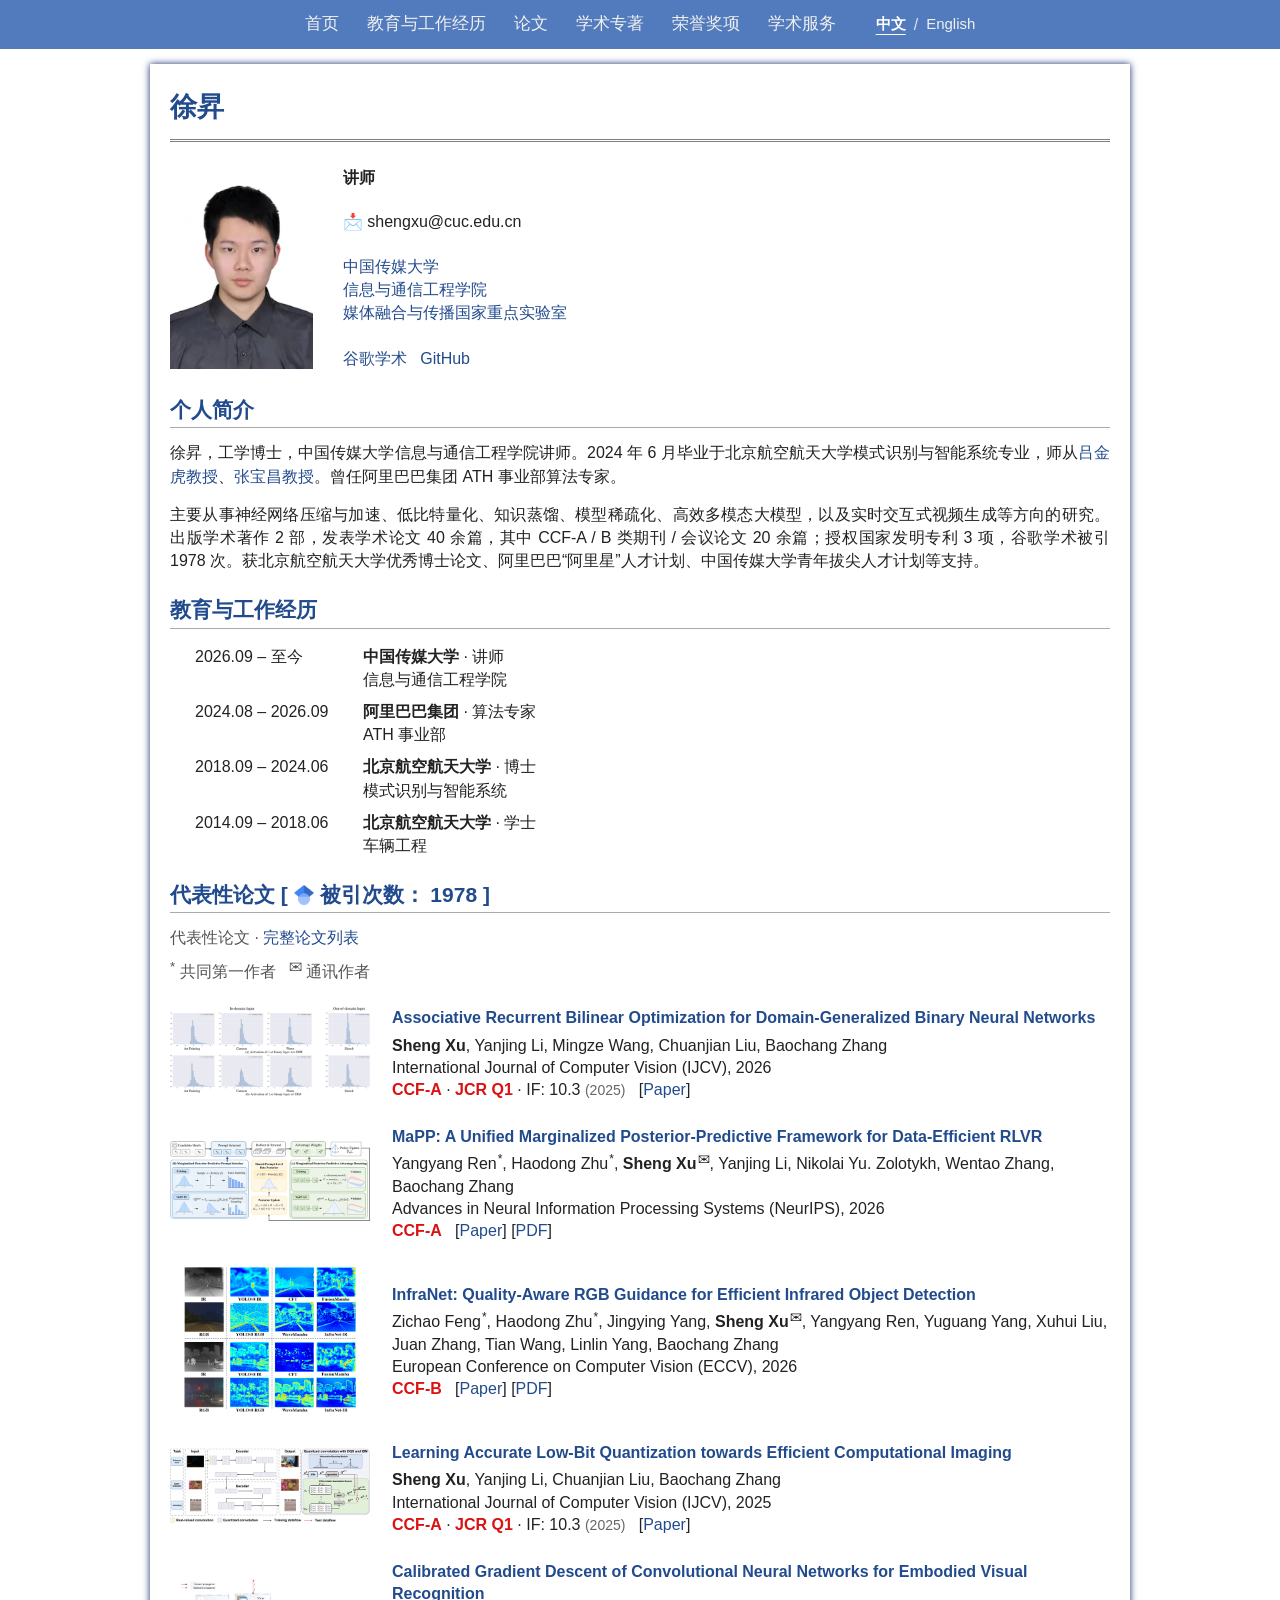
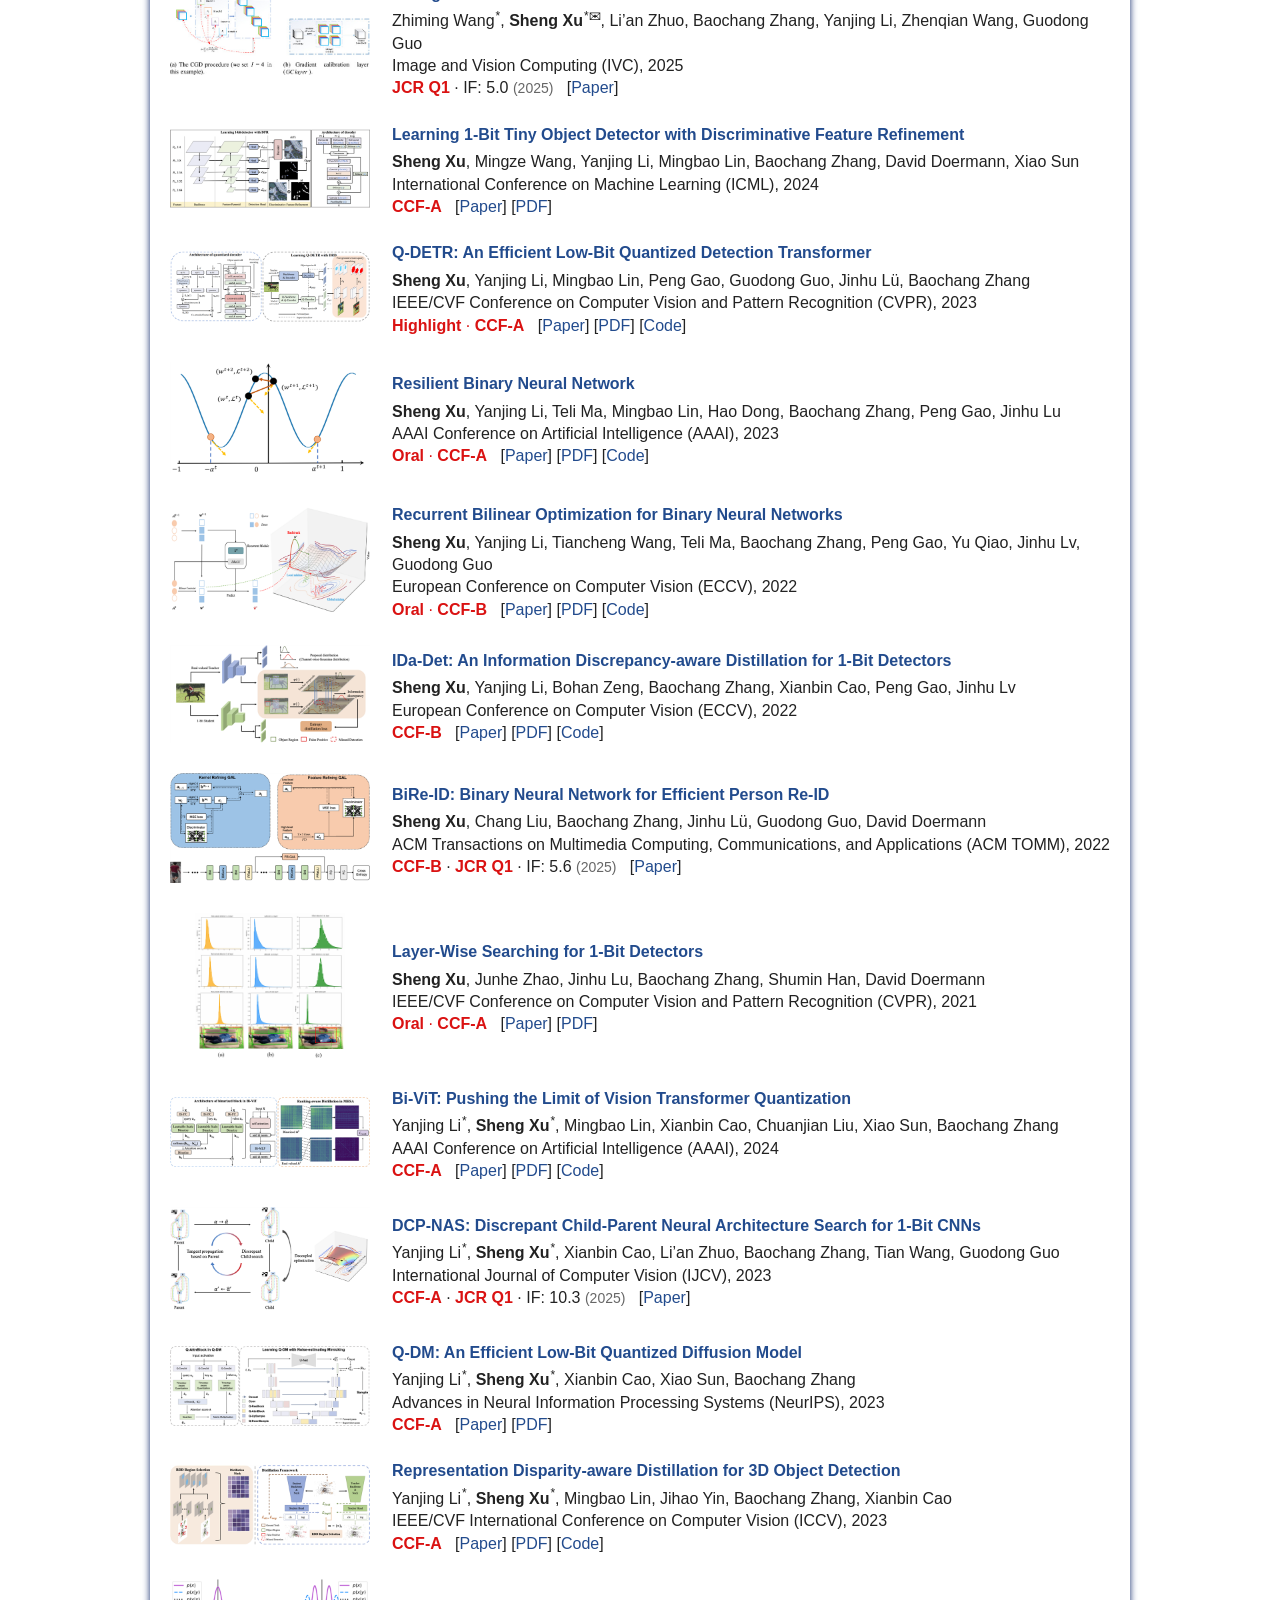
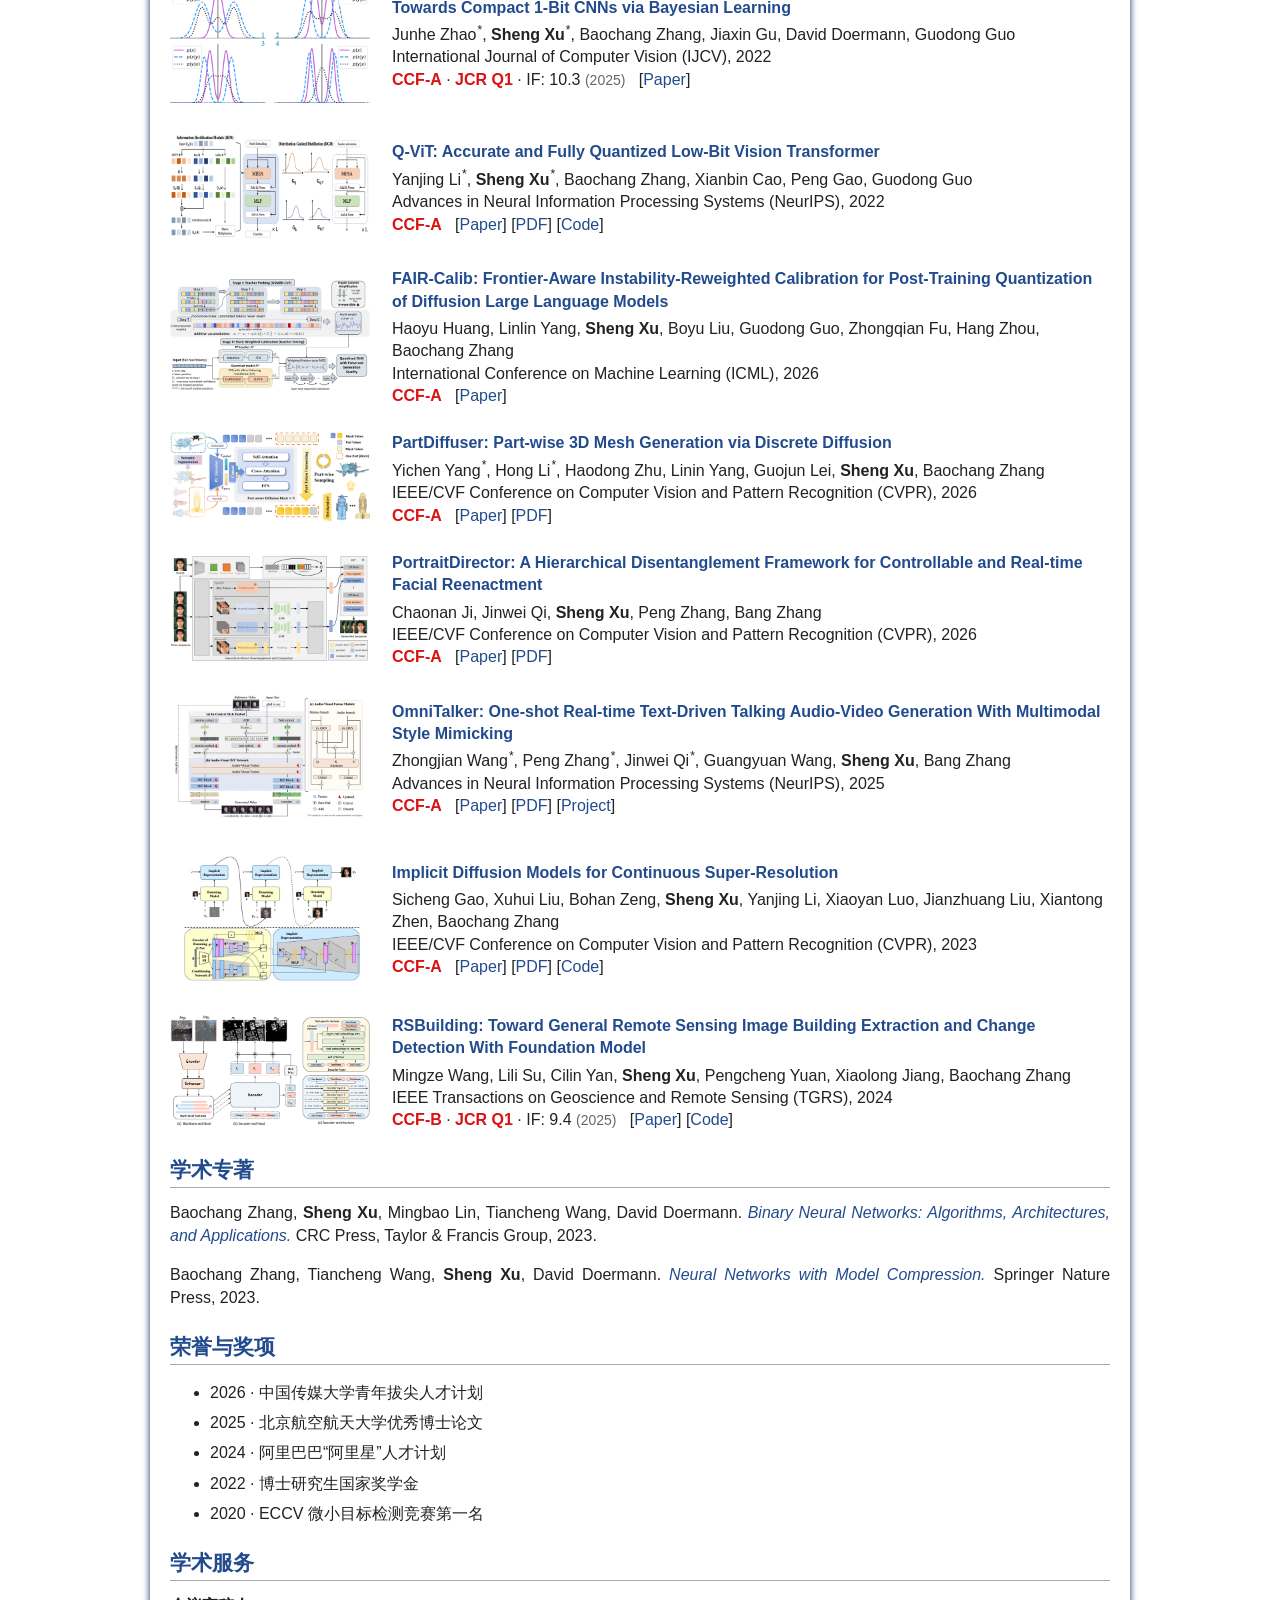
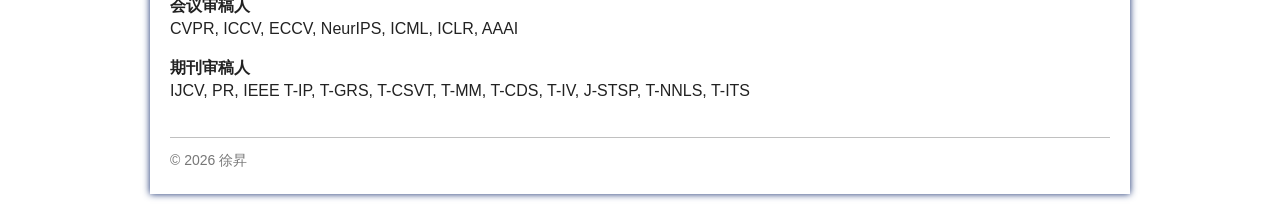
<file: index.html>
<!doctype html><html lang="zh-CN"><head><meta charset="utf-8"><meta name="viewport" content="width=device-width,initial-scale=1"><meta name="description" content="徐昇，中国传媒大学讲师，研究神经网络压缩与加速、高效多模态大模型。"><title>徐昇 · 中国传媒大学</title><link rel="stylesheet" href="style.css"></head><body><nav aria-label="主导航"><div><a href="#home">首页</a><a href="#experience">教育与工作经历</a><a href="#publications">论文</a><a href="#books">学术专著</a><a href="#awards">荣誉奖项</a><a href="#services">学术服务</a><span class="language-switch" role="group" aria-label="切换语言"><a href="index.html" lang="zh-CN" aria-current="page">中文</a><span aria-hidden="true">/</span><a href="en.html" lang="en" >English</a></span></div></nav><main id="home"><div id="toptitle"><h1>徐昇</h1></div><header><img class="portrait" src="portrait.jpg" alt="徐昇"><div><p><b>讲师</b></p><p>📩 shengxu@cuc.edu.cn</p><p><a href="https://www.cuc.edu.cn/">中国传媒大学</a><br><a href="https://ices.cuc.edu.cn/" target="_blank" rel="noopener noreferrer">信息与通信工程学院</a><br><a href="https://mcc.cuc.edu.cn/" target="_blank" rel="noopener noreferrer">媒体融合与传播国家重点实验室</a></p><div class="links"><a href="https://scholar.google.com/citations?user=ZLR31ccAAAAJ">谷歌学术</a> &nbsp; <a href="https://github.com/SteveTsui">GitHub</a></div></div></header><section><h2>个人简介</h2><p>徐昇，工学博士，中国传媒大学信息与通信工程学院讲师。2024 年 6 月毕业于北京航空航天大学模式识别与智能系统专业，师从<a href="https://scholar.google.com/citations?user=mCjNN7kAAAAJ" target="_blank" rel="noopener noreferrer">吕金虎教授</a>、<a href="https://scholar.google.com/citations?user=ImJz6MsAAAAJ" target="_blank" rel="noopener noreferrer">张宝昌教授</a>。曾任阿里巴巴集团 ATH 事业部算法专家。</p><p>主要从事神经网络压缩与加速、低比特量化、知识蒸馏、模型稀疏化、高效多模态大模型，以及实时交互式视频生成等方向的研究。出版学术著作 2 部，发表学术论文 40 余篇，其中 CCF-A / B 类期刊 / 会议论文 20 余篇；授权国家发明专利 3 项，谷歌学术被引 1978 次。获北京航空航天大学优秀博士论文、阿里巴巴“阿里星”人才计划、中国传媒大学青年拔尖人才计划等支持。</p></section><section id="experience"><h2>教育与工作经历</h2><ul class="timeline"><li><span class="date">2026.09 – 至今</span><div><strong>中国传媒大学</strong> · 讲师<br>信息与通信工程学院</div></li><li><span class="date">2024.08 – 2026.09</span><div><strong>阿里巴巴集团</strong> · 算法专家<br>ATH 事业部</div></li><li><span class="date">2018.09 – 2024.06</span><div><strong>北京航空航天大学</strong> · 博士<br>模式识别与智能系统</div></li><li><span class="date">2014.09 – 2018.06</span><div><strong>北京航空航天大学</strong> · 学士<br>车辆工程</div></li></ul></section><section id="publications"><h2>代表性论文 <span class="citation-count">[&nbsp;<a href="https://scholar.google.com/citations?user=ZLR31ccAAAAJ" target="_blank" rel="noopener noreferrer" title="Google Scholar"><img src="assets/google-scholar.png" alt="Google Scholar" height="20" style="margin-bottom:-3px"></a> 被引次数： 1978&nbsp;]</span></h2><p class="muted">代表性论文 · <a href="https://scholar.google.com/citations?user=ZLR31ccAAAAJ">完整论文列表</a><br><span class="author-legend"><sup>*</sup> 共同第一作者 &nbsp; <sup>✉</sup> 通讯作者</span></p><div id="papers"><article class="paper"><div class="paper-image"><a href="https://link.springer.com/article/10.1007/s11263-026-02762-x"><img src="assets/paper-1.png" alt="Research overview" loading="lazy"></a></div><div><p class="pub-title"><a href="https://link.springer.com/article/10.1007/s11263-026-02762-x"><b>Associative Recurrent Bilinear Optimization for Domain-Generalized Binary Neural Networks</b></a></p><p><strong class="author-self">Sheng Xu</strong>, Yanjing Li, Mingze Wang, Chuanjian Liu, Baochang Zhang<br>International Journal of Computer Vision (IJCV), 2026<br><span class="paper-label"><strong class="publication-rank">CCF-A</strong></span> · <span class="journal-metrics" title="2025 Journal Impact Factor; best JCR subject-category quartile"><strong class="publication-rank">JCR Q1</strong> · IF: 10.3 <span class="metric-year">(2025)</span></span> &nbsp; [<a href="https://link.springer.com/article/10.1007/s11263-026-02762-x">Paper</a>]  </p></div></article>
<article class="paper"><div class="paper-image"><a href="https://arxiv.org/abs/2609.34990"><img src="assets/paper-9.png" alt="Research overview" loading="lazy"></a></div><div><p class="pub-title"><a href="https://arxiv.org/abs/2609.34990"><b>MaPP: A Unified Marginalized Posterior-Predictive Framework for Data-Efficient RLVR</b></a></p><p>Yangyang Ren<sup class="author-mark">*</sup>, Haodong Zhu<sup class="author-mark">*</sup>, <strong class="author-self">Sheng Xu</strong><sup class="author-mark">✉</sup>, Yanjing Li, Nikolai Yu. Zolotykh, Wentao Zhang, Baochang Zhang<br>Advances in Neural Information Processing Systems (NeurIPS), 2026<br><span class="paper-label"><strong class="publication-rank">CCF-A</strong></span> &nbsp; [<a href="https://arxiv.org/abs/2609.34990">Paper</a>] [<a href="https://arxiv.org/pdf/2609.34990">PDF</a>] </p></div></article>
<article class="paper"><div class="paper-image"><a href="https://arxiv.org/abs/2607.03795"><img src="assets/paper-10.png" alt="Research overview" loading="lazy"></a></div><div><p class="pub-title"><a href="https://arxiv.org/abs/2607.03795"><b>InfraNet: Quality-Aware RGB Guidance for Efficient Infrared Object Detection</b></a></p><p>Zichao Feng<sup class="author-mark">*</sup>, Haodong Zhu<sup class="author-mark">*</sup>, Jingying Yang, <strong class="author-self">Sheng Xu</strong><sup class="author-mark">✉</sup>, Yangyang Ren, Yuguang Yang, Xuhui Liu, Juan Zhang, Tian Wang, Linlin Yang, Baochang Zhang<br>European Conference on Computer Vision (ECCV), 2026<br><span class="paper-label"><strong class="publication-rank">CCF-B</strong></span> &nbsp; [<a href="https://arxiv.org/abs/2607.03795">Paper</a>] [<a href="https://arxiv.org/pdf/2607.03795">PDF</a>] </p></div></article>
<article class="paper"><div class="paper-image"><a href="https://link.springer.com/article/10.1007/s11263-024-02250-0"><img src="assets/q-imaging.png" alt="Learning Accurate Low-Bit Quantization towards Efficient Computational Imaging — research overview" loading="lazy"></a></div><div><p class="pub-title"><a href="https://link.springer.com/article/10.1007/s11263-024-02250-0"><b>Learning Accurate Low-Bit Quantization towards Efficient Computational Imaging</b></a></p><p><strong class="author-self">Sheng Xu</strong>, Yanjing Li, Chuanjian Liu, Baochang Zhang<br>International Journal of Computer Vision (IJCV), 2025<br><span class="paper-label"><strong class="publication-rank">CCF-A</strong></span> · <span class="journal-metrics" title="2025 Journal Impact Factor; best JCR subject-category quartile"><strong class="publication-rank">JCR Q1</strong> · IF: 10.3 <span class="metric-year">(2025)</span></span> &nbsp; [<a href="https://link.springer.com/article/10.1007/s11263-024-02250-0">Paper</a>]  </p></div></article>
<article class="paper"><div class="paper-image"><a href="https://www.sciencedirect.com/science/article/pii/S0262885625001568"><img src="assets/cgd.jpg" alt="Calibrated Gradient Descent of Convolutional Neural Networks for Embodied Visual Recognition — Figure 1" loading="lazy"></a></div><div><p class="pub-title"><a href="https://www.sciencedirect.com/science/article/pii/S0262885625001568"><b>Calibrated Gradient Descent of Convolutional Neural Networks for Embodied Visual Recognition</b></a></p><p>Zhiming Wang<sup class="author-mark">*</sup>, <strong class="author-self">Sheng Xu</strong><sup class="author-mark">*✉</sup>, Li’an Zhuo, Baochang Zhang, Yanjing Li, Zhenqian Wang, Guodong Guo<br>Image and Vision Computing (IVC), 2025<br><span class="journal-metrics" title="2025 Journal Impact Factor; best JCR subject-category quartile"><strong class="publication-rank">JCR Q1</strong> · IF: 5.0 <span class="metric-year">(2025)</span></span> &nbsp; [<a href="https://www.sciencedirect.com/science/article/pii/S0262885625001568">Paper</a>]  </p></div></article>
<article class="paper"><div class="paper-image"><a href="https://proceedings.mlr.press/v235/xu24z.html"><img src="assets/dfr.png" alt="Learning 1-Bit Tiny Object Detector with Discriminative Feature Refinement — research overview" loading="lazy"></a></div><div><p class="pub-title"><a href="https://proceedings.mlr.press/v235/xu24z.html"><b>Learning 1-Bit Tiny Object Detector with Discriminative Feature Refinement</b></a></p><p><strong class="author-self">Sheng Xu</strong>, Mingze Wang, Yanjing Li, Mingbao Lin, Baochang Zhang, David Doermann, Xiao Sun<br>International Conference on Machine Learning (ICML), 2024<br><span class="paper-label"><strong class="publication-rank">CCF-A</strong></span> &nbsp; [<a href="https://proceedings.mlr.press/v235/xu24z.html">Paper</a>] [<a href="https://raw.githubusercontent.com/mlresearch/v235/main/assets/xu24z/xu24z.pdf">PDF</a>] </p></div></article>
<article class="paper"><div class="paper-image"><a href="https://openaccess.thecvf.com/content/CVPR2023/html/Xu_Q-DETR_An_Efficient_Low-Bit_Quantized_Detection_Transformer_CVPR_2023_paper.html"><img src="assets/q-detr.png" alt="Q-DETR: An Efficient Low-Bit Quantized Detection Transformer — research overview" loading="lazy"></a></div><div><p class="pub-title"><a href="https://openaccess.thecvf.com/content/CVPR2023/html/Xu_Q-DETR_An_Efficient_Low-Bit_Quantized_Detection_Transformer_CVPR_2023_paper.html"><b>Q-DETR: An Efficient Low-Bit Quantized Detection Transformer</b></a></p><p><strong class="author-self">Sheng Xu</strong>, Yanjing Li, Mingbao Lin, Peng Gao, Guodong Guo, Jinhu Lü, Baochang Zhang<br>IEEE/CVF Conference on Computer Vision and Pattern Recognition (CVPR), 2023<br><span class="paper-label"><strong>Highlight</strong> · <strong class="publication-rank">CCF-A</strong></span> &nbsp; [<a href="https://openaccess.thecvf.com/content/CVPR2023/html/Xu_Q-DETR_An_Efficient_Low-Bit_Quantized_Detection_Transformer_CVPR_2023_paper.html">Paper</a>] [<a href="https://openaccess.thecvf.com/content/CVPR2023/papers/Xu_Q-DETR_An_Efficient_Low-Bit_Quantized_Detection_Transformer_CVPR_2023_paper.pdf">PDF</a>] [<a href="https://github.com/SteveTsui/Q-DETR">Code</a>]</p></div></article>
<article class="paper"><div class="paper-image"><a href="https://ojs.aaai.org/index.php/AAAI/article/view/26261"><img src="assets/rebnn.png" alt="Resilient Binary Neural Network — research overview" loading="lazy"></a></div><div><p class="pub-title"><a href="https://ojs.aaai.org/index.php/AAAI/article/view/26261"><b>Resilient Binary Neural Network</b></a></p><p><strong class="author-self">Sheng Xu</strong>, Yanjing Li, Teli Ma, Mingbao Lin, Hao Dong, Baochang Zhang, Peng Gao, Jinhu Lu<br>AAAI Conference on Artificial Intelligence (AAAI), 2023<br><span class="paper-label"><strong>Oral</strong> · <strong class="publication-rank">CCF-A</strong></span> &nbsp; [<a href="https://ojs.aaai.org/index.php/AAAI/article/view/26261">Paper</a>] [<a href="https://ojs.aaai.org/index.php/AAAI/article/download/26261/26033">PDF</a>] [<a href="https://github.com/SteveTsui/ReBNN">Code</a>]</p></div></article>
<article class="paper"><div class="paper-image"><a href="https://www.ecva.net/papers/eccv_2022/papers_ECCV/papers/136840019.pdf"><img src="assets/rbonn.png" alt="Recurrent Bilinear Optimization for Binary Neural Networks — research overview" loading="lazy"></a></div><div><p class="pub-title"><a href="https://www.ecva.net/papers/eccv_2022/papers_ECCV/papers/136840019.pdf"><b>Recurrent Bilinear Optimization for Binary Neural Networks</b></a></p><p><strong class="author-self">Sheng Xu</strong>, Yanjing Li, Tiancheng Wang, Teli Ma, Baochang Zhang, Peng Gao, Yu Qiao, Jinhu Lv, Guodong Guo<br>European Conference on Computer Vision (ECCV), 2022<br><span class="paper-label"><strong>Oral</strong> · <strong class="publication-rank">CCF-B</strong></span> &nbsp; [<a href="https://www.ecva.net/papers/eccv_2022/papers_ECCV/papers/136840019.pdf">Paper</a>] [<a href="https://www.ecva.net/papers/eccv_2022/papers_ECCV/papers/136840019.pdf">PDF</a>] [<a href="https://github.com/SteveTsui/RBONN">Code</a>]</p></div></article>
<article class="paper"><div class="paper-image"><a href="https://www.ecva.net/papers/eccv_2022/papers_ECCV/papers/136710347.pdf"><img src="assets/ida-det.png" alt="IDa-Det: An Information Discrepancy-aware Distillation for 1-Bit Detectors — research overview" loading="lazy"></a></div><div><p class="pub-title"><a href="https://www.ecva.net/papers/eccv_2022/papers_ECCV/papers/136710347.pdf"><b>IDa-Det: An Information Discrepancy-aware Distillation for 1-Bit Detectors</b></a></p><p><strong class="author-self">Sheng Xu</strong>, Yanjing Li, Bohan Zeng, Baochang Zhang, Xianbin Cao, Peng Gao, Jinhu Lv<br>European Conference on Computer Vision (ECCV), 2022<br><span class="paper-label"><strong class="publication-rank">CCF-B</strong></span> &nbsp; [<a href="https://www.ecva.net/papers/eccv_2022/papers_ECCV/papers/136710347.pdf">Paper</a>] [<a href="https://www.ecva.net/papers/eccv_2022/papers_ECCV/papers/136710347.pdf">PDF</a>] [<a href="https://github.com/SteveTsui/IDa-Det">Code</a>]</p></div></article>
<article class="paper"><div class="paper-image"><a href="https://doi.org/10.1145/3473340"><img src="assets/bire.png" alt="BiRe-ID: Binary Neural Network for Efficient Person Re-ID — Figure 1" loading="lazy"></a></div><div><p class="pub-title"><a href="https://doi.org/10.1145/3473340"><b>BiRe-ID: Binary Neural Network for Efficient Person Re-ID</b></a></p><p><strong class="author-self">Sheng Xu</strong>, Chang Liu, Baochang Zhang, Jinhu Lü, Guodong Guo, David Doermann<br>ACM Transactions on Multimedia Computing, Communications, and Applications (ACM TOMM), 2022<br><span class="paper-label"><strong class="publication-rank">CCF-B</strong></span> · <span class="journal-metrics" title="2025 Journal Impact Factor; best JCR subject-category quartile"><strong class="publication-rank">JCR Q1</strong> · IF: 5.6 <span class="metric-year">(2025)</span></span> &nbsp; [<a href="https://doi.org/10.1145/3473340">Paper</a>]  </p></div></article>
<article class="paper"><div class="paper-image"><a href="https://openaccess.thecvf.com/content/CVPR2021/html/Xu_Layer-Wise_Searching_for_1-Bit_Detectors_CVPR_2021_paper.html"><img src="assets/lws-det.png" alt="Layer-Wise Searching for 1-Bit Detectors Figure 1" loading="lazy"></a></div><div><p class="pub-title"><a href="https://openaccess.thecvf.com/content/CVPR2021/html/Xu_Layer-Wise_Searching_for_1-Bit_Detectors_CVPR_2021_paper.html"><b>Layer-Wise Searching for 1-Bit Detectors</b></a></p><p><strong class="author-self">Sheng Xu</strong>, Junhe Zhao, Jinhu Lu, Baochang Zhang, Shumin Han, David Doermann<br>IEEE/CVF Conference on Computer Vision and Pattern Recognition (CVPR), 2021<br><span class="paper-label"><strong>Oral</strong> · <strong class="publication-rank">CCF-A</strong></span> &nbsp; [<a href="https://openaccess.thecvf.com/content/CVPR2021/html/Xu_Layer-Wise_Searching_for_1-Bit_Detectors_CVPR_2021_paper.html">Paper</a>] [<a href="https://openaccess.thecvf.com/content/CVPR2021/papers/Xu_Layer-Wise_Searching_for_1-Bit_Detectors_CVPR_2021_paper.pdf">PDF</a>] </p></div></article>
<article class="paper"><div class="paper-image"><a href="https://ojs.aaai.org/index.php/AAAI/article/view/28109"><img src="assets/bi_vit.png" alt="Bi-ViT: Pushing the Limit of Vision Transformer Quantization — research overview" loading="lazy"></a></div><div><p class="pub-title"><a href="https://ojs.aaai.org/index.php/AAAI/article/view/28109"><b>Bi-ViT: Pushing the Limit of Vision Transformer Quantization</b></a></p><p>Yanjing Li<sup class="author-mark">*</sup>, <strong class="author-self">Sheng Xu</strong><sup class="author-mark">*</sup>, Mingbao Lin, Xianbin Cao, Chuanjian Liu, Xiao Sun, Baochang Zhang<br>AAAI Conference on Artificial Intelligence (AAAI), 2024<br><span class="paper-label"><strong class="publication-rank">CCF-A</strong></span> &nbsp; [<a href="https://ojs.aaai.org/index.php/AAAI/article/view/28109">Paper</a>] [<a href="https://ojs.aaai.org/index.php/AAAI/article/download/28109/28222">PDF</a>] [<a href="https://github.com/YanjingLi0202/Bi-ViT">Code</a>]</p></div></article>
<article class="paper"><div class="paper-image"><a href="https://link.springer.com/article/10.1007/s11263-023-01836-4"><img src="assets/dcp_nas.png" alt="DCP-NAS: Discrepant Child-Parent Neural Architecture Search for 1-Bit CNNs — research overview" loading="lazy"></a></div><div><p class="pub-title"><a href="https://link.springer.com/article/10.1007/s11263-023-01836-4"><b>DCP-NAS: Discrepant Child-Parent Neural Architecture Search for 1-Bit CNNs</b></a></p><p>Yanjing Li<sup class="author-mark">*</sup>, <strong class="author-self">Sheng Xu</strong><sup class="author-mark">*</sup>, Xianbin Cao, Li’an Zhuo, Baochang Zhang, Tian Wang, Guodong Guo<br>International Journal of Computer Vision (IJCV), 2023<br><span class="paper-label"><strong class="publication-rank">CCF-A</strong></span> · <span class="journal-metrics" title="2025 Journal Impact Factor; best JCR subject-category quartile"><strong class="publication-rank">JCR Q1</strong> · IF: 10.3 <span class="metric-year">(2025)</span></span> &nbsp; [<a href="https://link.springer.com/article/10.1007/s11263-023-01836-4">Paper</a>]  </p></div></article>
<article class="paper"><div class="paper-image"><a href="https://proceedings.neurips.cc/paper_files/paper/2023/hash/f1ee1cca0721de55bb35cf28ab95e1b4-Abstract-Conference.html"><img src="assets/q-dm.png" alt="Q-DM: An Efficient Low-Bit Quantized Diffusion Model — research overview" loading="lazy"></a></div><div><p class="pub-title"><a href="https://proceedings.neurips.cc/paper_files/paper/2023/hash/f1ee1cca0721de55bb35cf28ab95e1b4-Abstract-Conference.html"><b>Q-DM: An Efficient Low-Bit Quantized Diffusion Model</b></a></p><p>Yanjing Li<sup class="author-mark">*</sup>, <strong class="author-self">Sheng Xu</strong><sup class="author-mark">*</sup>, Xianbin Cao, Xiao Sun, Baochang Zhang<br>Advances in Neural Information Processing Systems (NeurIPS), 2023<br><span class="paper-label"><strong class="publication-rank">CCF-A</strong></span> &nbsp; [<a href="https://proceedings.neurips.cc/paper_files/paper/2023/hash/f1ee1cca0721de55bb35cf28ab95e1b4-Abstract-Conference.html">Paper</a>] [<a href="https://proceedings.neurips.cc/paper_files/paper/2023/file/f1ee1cca0721de55bb35cf28ab95e1b4-Paper-Conference.pdf">PDF</a>] </p></div></article>
<article class="paper"><div class="paper-image"><a href="https://openaccess.thecvf.com/content/ICCV2023/html/Li_Representation_Disparity-aware_Distillation_for_3D_Object_Detection_ICCV_2023_paper.html"><img src="assets/rdd.png" alt="Representation Disparity-aware Distillation for 3D Object Detection — research overview" loading="lazy"></a></div><div><p class="pub-title"><a href="https://openaccess.thecvf.com/content/ICCV2023/html/Li_Representation_Disparity-aware_Distillation_for_3D_Object_Detection_ICCV_2023_paper.html"><b>Representation Disparity-aware Distillation for 3D Object Detection</b></a></p><p>Yanjing Li<sup class="author-mark">*</sup>, <strong class="author-self">Sheng Xu</strong><sup class="author-mark">*</sup>, Mingbao Lin, Jihao Yin, Baochang Zhang, Xianbin Cao<br>IEEE/CVF International Conference on Computer Vision (ICCV), 2023<br><span class="paper-label"><strong class="publication-rank">CCF-A</strong></span> &nbsp; [<a href="https://openaccess.thecvf.com/content/ICCV2023/html/Li_Representation_Disparity-aware_Distillation_for_3D_Object_Detection_ICCV_2023_paper.html">Paper</a>] [<a href="https://openaccess.thecvf.com/content/ICCV2023/papers/Li_Representation_Disparity-aware_Distillation_for_3D_Object_Detection_ICCV_2023_paper.pdf">PDF</a>] [<a href="https://github.com/YanjingLi0202/RDD">Code</a>]</p></div></article>
<article class="paper"><div class="paper-image"><a href="https://link.springer.com/article/10.1007/s11263-021-01543-y"><img src="assets/compact.png" alt="Towards Compact 1-Bit CNNs via Bayesian Learning — Figure 1" loading="lazy"></a></div><div><p class="pub-title"><a href="https://link.springer.com/article/10.1007/s11263-021-01543-y"><b>Towards Compact 1-Bit CNNs via Bayesian Learning</b></a></p><p>Junhe Zhao<sup class="author-mark">*</sup>, <strong class="author-self">Sheng Xu</strong><sup class="author-mark">*</sup>, Baochang Zhang, Jiaxin Gu, David Doermann, Guodong Guo<br>International Journal of Computer Vision (IJCV), 2022<br><span class="paper-label"><strong class="publication-rank">CCF-A</strong></span> · <span class="journal-metrics" title="2025 Journal Impact Factor; best JCR subject-category quartile"><strong class="publication-rank">JCR Q1</strong> · IF: 10.3 <span class="metric-year">(2025)</span></span> &nbsp; [<a href="https://link.springer.com/article/10.1007/s11263-021-01543-y">Paper</a>]  </p></div></article>
<article class="paper"><div class="paper-image"><a href="https://proceedings.neurips.cc/paper_files/paper/2022/hash/deb921bff461a7b0a5c344a4871e7101-Abstract.html"><img src="assets/q-vit.png" alt="Q-ViT: Accurate and Fully Quantized Low-Bit Vision Transformer — research overview" loading="lazy"></a></div><div><p class="pub-title"><a href="https://proceedings.neurips.cc/paper_files/paper/2022/hash/deb921bff461a7b0a5c344a4871e7101-Abstract.html"><b>Q-ViT: Accurate and Fully Quantized Low-Bit Vision Transformer</b></a></p><p>Yanjing Li<sup class="author-mark">*</sup>, <strong class="author-self">Sheng Xu</strong><sup class="author-mark">*</sup>, Baochang Zhang, Xianbin Cao, Peng Gao, Guodong Guo<br>Advances in Neural Information Processing Systems (NeurIPS), 2022<br><span class="paper-label"><strong class="publication-rank">CCF-A</strong></span> &nbsp; [<a href="https://proceedings.neurips.cc/paper_files/paper/2022/hash/deb921bff461a7b0a5c344a4871e7101-Abstract.html">Paper</a>] [<a href="https://proceedings.neurips.cc/paper_files/paper/2022/file/deb921bff461a7b0a5c344a4871e7101-Paper-Conference.pdf">PDF</a>] [<a href="https://github.com/YanjingLi0202/Q-ViT">Code</a>]</p></div></article>
<article class="paper"><div class="paper-image"><a href="https://proceedings.mlr.press/v306/huang26br.html"><img src="assets/fair-calib.png" alt="FAIR-Calib: Frontier-Aware Instability-Reweighted Calibration for Post-Training Quantization of Diffusion Large Language Models — framework" loading="lazy"></a></div><div><p class="pub-title"><a href="https://proceedings.mlr.press/v306/huang26br.html"><b>FAIR-Calib: Frontier-Aware Instability-Reweighted Calibration for Post-Training Quantization of Diffusion Large Language Models</b></a></p><p>Haoyu Huang, Linlin Yang, <strong class="author-self">Sheng Xu</strong>, Boyu Liu, Guodong Guo, Zhongqian Fu, Hang Zhou, Baochang Zhang<br>International Conference on Machine Learning (ICML), 2026<br><span class="paper-label"><strong class="publication-rank">CCF-A</strong></span> &nbsp; [<a href="https://proceedings.mlr.press/v306/huang26br.html">Paper</a>]   </p></div></article>
<article class="paper"><div class="paper-image"><a href="https://openaccess.thecvf.com/content/CVPR2026/html/Yang_PartDiffuser_Part-wise_3D_Mesh_Generation_via_Discrete_Diffusion_CVPR_2026_paper.html"><img src="assets/partdiffuser.png" alt="PartDiffuser: Part-wise 3D Mesh Generation via Discrete Diffusion — framework" loading="lazy"></a></div><div><p class="pub-title"><a href="https://openaccess.thecvf.com/content/CVPR2026/html/Yang_PartDiffuser_Part-wise_3D_Mesh_Generation_via_Discrete_Diffusion_CVPR_2026_paper.html"><b>PartDiffuser: Part-wise 3D Mesh Generation via Discrete Diffusion</b></a></p><p>Yichen Yang<sup class="author-mark">*</sup>, Hong Li<sup class="author-mark">*</sup>, Haodong Zhu, Linin Yang, Guojun Lei, <strong class="author-self">Sheng Xu</strong>, Baochang Zhang<br>IEEE/CVF Conference on Computer Vision and Pattern Recognition (CVPR), 2026<br><span class="paper-label"><strong class="publication-rank">CCF-A</strong></span> &nbsp; [<a href="https://openaccess.thecvf.com/content/CVPR2026/html/Yang_PartDiffuser_Part-wise_3D_Mesh_Generation_via_Discrete_Diffusion_CVPR_2026_paper.html">Paper</a>] [<a href="https://openaccess.thecvf.com/content/CVPR2026/papers/Yang_PartDiffuser_Part-wise_3D_Mesh_Generation_via_Discrete_Diffusion_CVPR_2026_paper.pdf">PDF</a>]  </p></div></article>
<article class="paper"><div class="paper-image"><a href="https://openaccess.thecvf.com/content/CVPR2026/html/Ji_PortraitDirector_A_Hierarchical_Disentanglement_Framework_for_Controllable_and_Real-time_Facial_CVPR_2026_paper.html"><img src="assets/portraitdirector.png" alt="PortraitDirector: A Hierarchical Disentanglement Framework for Controllable and Real-time Facial Reenactment — framework" loading="lazy"></a></div><div><p class="pub-title"><a href="https://openaccess.thecvf.com/content/CVPR2026/html/Ji_PortraitDirector_A_Hierarchical_Disentanglement_Framework_for_Controllable_and_Real-time_Facial_CVPR_2026_paper.html"><b>PortraitDirector: A Hierarchical Disentanglement Framework for Controllable and Real-time Facial Reenactment</b></a></p><p>Chaonan Ji, Jinwei Qi, <strong class="author-self">Sheng Xu</strong>, Peng Zhang, Bang Zhang<br>IEEE/CVF Conference on Computer Vision and Pattern Recognition (CVPR), 2026<br><span class="paper-label"><strong class="publication-rank">CCF-A</strong></span> &nbsp; [<a href="https://openaccess.thecvf.com/content/CVPR2026/html/Ji_PortraitDirector_A_Hierarchical_Disentanglement_Framework_for_Controllable_and_Real-time_Facial_CVPR_2026_paper.html">Paper</a>] [<a href="https://openaccess.thecvf.com/content/CVPR2026/papers/Ji_PortraitDirector_A_Hierarchical_Disentanglement_Framework_for_Controllable_and_Real-time_Facial_CVPR_2026_paper.pdf">PDF</a>]  </p></div></article>
<article class="paper"><div class="paper-image"><a href="https://proceedings.neurips.cc/paper_files/paper/2025/hash/1f7034b0d7183fa95f1acc4c2bf23c28-Abstract-Conference.html"><img src="assets/omnitalker.png" alt="OmniTalker: One-shot Real-time Text-Driven Talking Audio-Video Generation With Multimodal Style Mimicking — framework" loading="lazy"></a></div><div><p class="pub-title"><a href="https://proceedings.neurips.cc/paper_files/paper/2025/hash/1f7034b0d7183fa95f1acc4c2bf23c28-Abstract-Conference.html"><b>OmniTalker: One-shot Real-time Text-Driven Talking Audio-Video Generation With Multimodal Style Mimicking</b></a></p><p>Zhongjian Wang<sup class="author-mark">*</sup>, Peng Zhang<sup class="author-mark">*</sup>, Jinwei Qi<sup class="author-mark">*</sup>, Guangyuan Wang, <strong class="author-self">Sheng Xu</strong>, Bang Zhang<br>Advances in Neural Information Processing Systems (NeurIPS), 2025<br><span class="paper-label"><strong class="publication-rank">CCF-A</strong></span> &nbsp; [<a href="https://proceedings.neurips.cc/paper_files/paper/2025/hash/1f7034b0d7183fa95f1acc4c2bf23c28-Abstract-Conference.html">Paper</a>] [<a href="https://proceedings.neurips.cc/paper_files/paper/2025/file/1f7034b0d7183fa95f1acc4c2bf23c28-Paper-Conference.pdf">PDF</a>]  [<a href="https://humanaigc.github.io/omnitalker/">Project</a>]</p></div></article>
<article class="paper"><div class="paper-image"><a href="https://openaccess.thecvf.com/content/CVPR2023/html/Gao_Implicit_Diffusion_Models_for_Continuous_Super-Resolution_CVPR_2023_paper.html"><img src="assets/idm.png" alt="Implicit Diffusion Models for Continuous Super-Resolution — framework" loading="lazy"></a></div><div><p class="pub-title"><a href="https://openaccess.thecvf.com/content/CVPR2023/html/Gao_Implicit_Diffusion_Models_for_Continuous_Super-Resolution_CVPR_2023_paper.html"><b>Implicit Diffusion Models for Continuous Super-Resolution</b></a></p><p>Sicheng Gao, Xuhui Liu, Bohan Zeng, <strong class="author-self">Sheng Xu</strong>, Yanjing Li, Xiaoyan Luo, Jianzhuang Liu, Xiantong Zhen, Baochang Zhang<br>IEEE/CVF Conference on Computer Vision and Pattern Recognition (CVPR), 2023<br><span class="paper-label"><strong class="publication-rank">CCF-A</strong></span> &nbsp; [<a href="https://openaccess.thecvf.com/content/CVPR2023/html/Gao_Implicit_Diffusion_Models_for_Continuous_Super-Resolution_CVPR_2023_paper.html">Paper</a>] [<a href="https://openaccess.thecvf.com/content/CVPR2023/papers/Gao_Implicit_Diffusion_Models_for_Continuous_Super-Resolution_CVPR_2023_paper.pdf">PDF</a>] [<a href="https://github.com/Ree1s/IDM">Code</a>] </p></div></article>
<article class="paper"><div class="paper-image"><a href="https://doi.org/10.1109/tgrs.2024.3439395"><img src="assets/rsbuilding.png" alt="RSBuilding: Toward General Remote Sensing Image Building Extraction and Change Detection With Foundation Model — Figure" loading="lazy"></a></div><div><p class="pub-title"><a href="https://doi.org/10.1109/tgrs.2024.3439395"><b>RSBuilding: Toward General Remote Sensing Image Building Extraction and Change Detection With Foundation Model</b></a></p><p>Mingze Wang, Lili Su, Cilin Yan, <strong class="author-self">Sheng Xu</strong>, Pengcheng Yuan, Xiaolong Jiang, Baochang Zhang<br>IEEE Transactions on Geoscience and Remote Sensing (TGRS), 2024<br><span class="paper-label"><strong class="publication-rank">CCF-B</strong></span> · <span class="journal-metrics"><strong class="publication-rank">JCR Q1</strong> · IF: 9.4 <span class="metric-year">(2025)</span></span> &nbsp; [<a href="https://doi.org/10.1109/tgrs.2024.3439395">Paper</a>] [<a href="https://github.com/Meize0729/RSBuilding">Code</a>]</p></div></article>
</div></section><section id="books"><h2>学术专著</h2><p>Baochang Zhang, <strong>Sheng Xu</strong>, Mingbao Lin, Tiancheng Wang, David Doermann. <a href="https://www.routledge.com/Binary-Neural-Networks-Algorithms-Architectures-and-Applications/Zhang-Xu-Lin-Wang-Doermann/p/book/9781003376132"><em>Binary Neural Networks: Algorithms, Architectures, and Applications.</em></a> CRC Press, Taylor & Francis Group, 2023.</p><p>Baochang Zhang, Tiancheng Wang, <strong>Sheng Xu</strong>, David Doermann. <a href="https://link.springer.com/book/10.1007/978-981-99-5068-3"><em>Neural Networks with Model Compression.</em></a> Springer Nature Press, 2023.</p></section><section id="awards"><h2>荣誉与奖项</h2><ul><li>2026 · 中国传媒大学青年拔尖人才计划</li><li>2025 · 北京航空航天大学优秀博士论文</li><li>2024 · 阿里巴巴“阿里星”人才计划</li><li>2022 · 博士研究生国家奖学金</li><li>2020 · ECCV 微小目标检测竞赛第一名</li></ul></section><section id="services"><h2>学术服务</h2><p><strong>会议审稿人</strong><br>CVPR, ICCV, ECCV, NeurIPS, ICML, ICLR, AAAI</p><p><strong>期刊审稿人</strong><br>IJCV, PR, IEEE T-IP, T-GRS, T-CSVT, T-MM, T-CDS, T-IV, J-STSP, T-NNLS, T-ITS</p></section><footer>© 2026 徐昇</footer></main><script src="language-switch.js"></script></body></html>
</file>
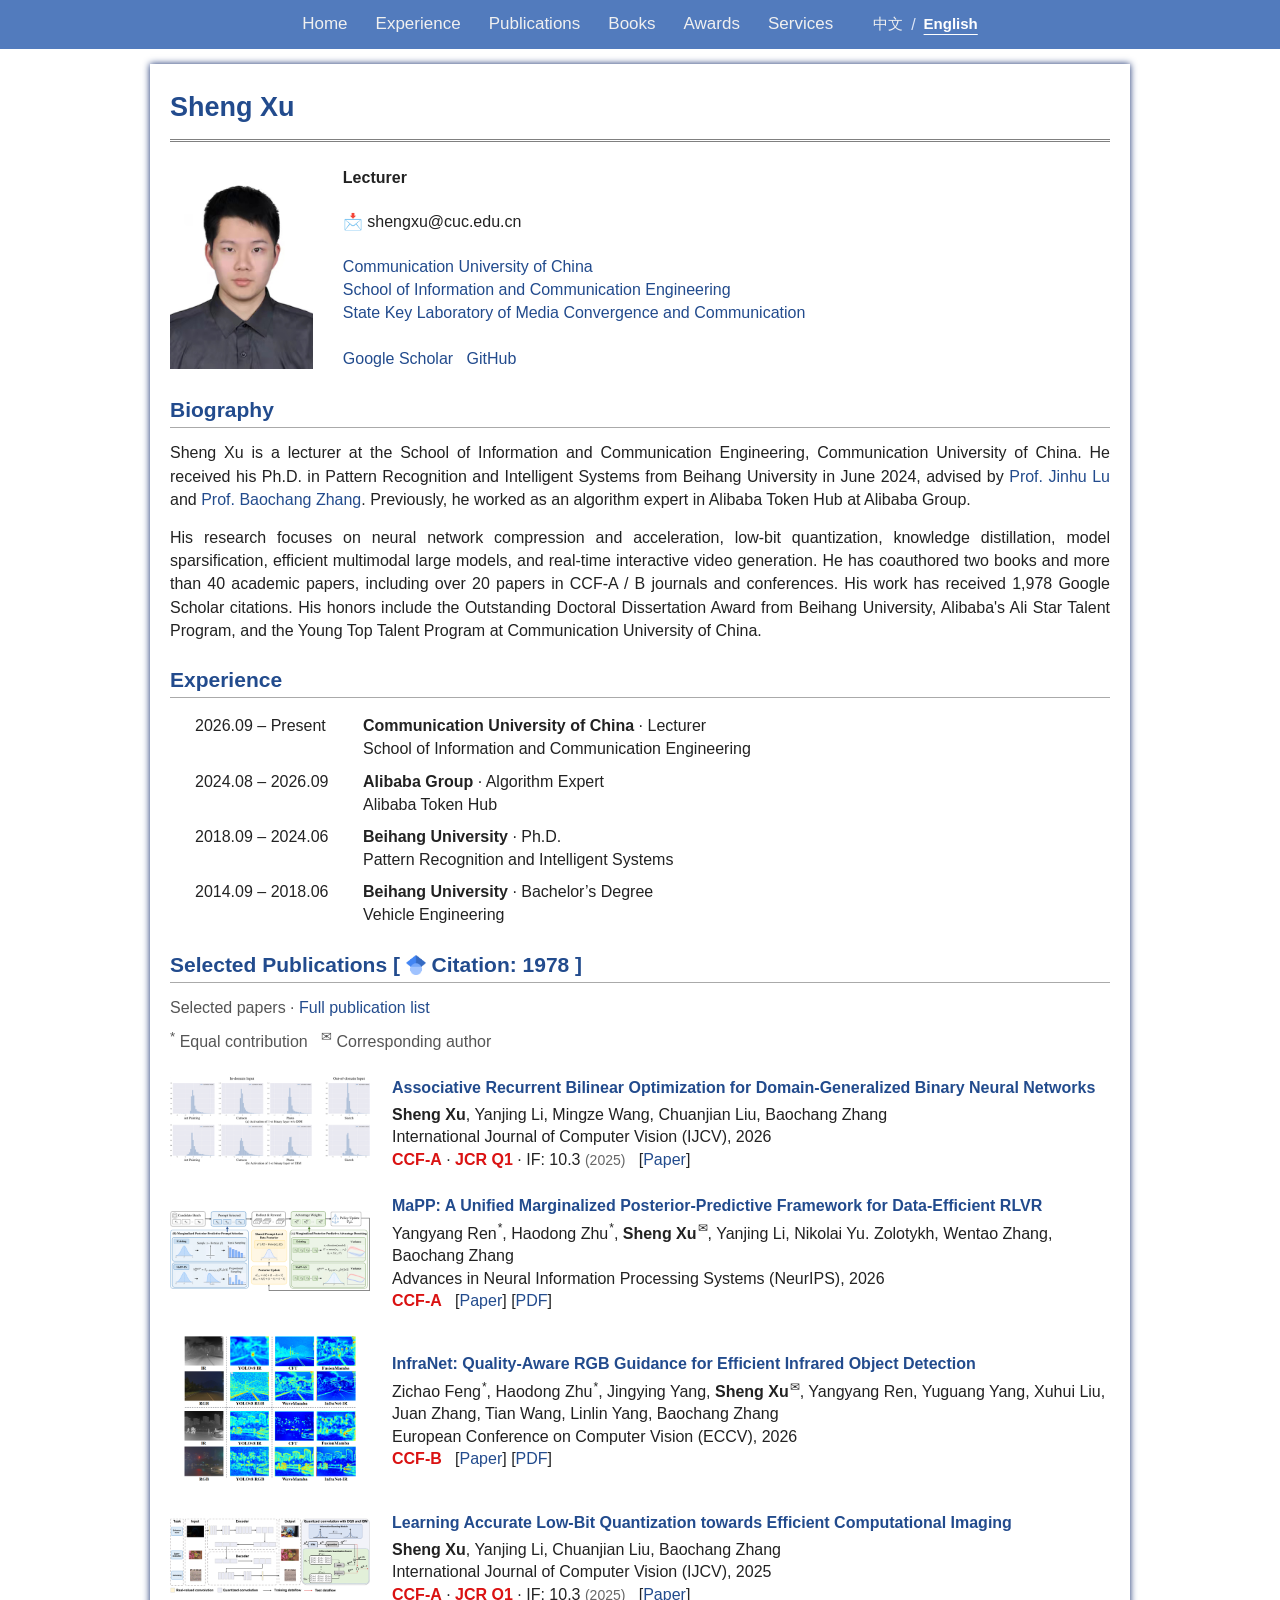
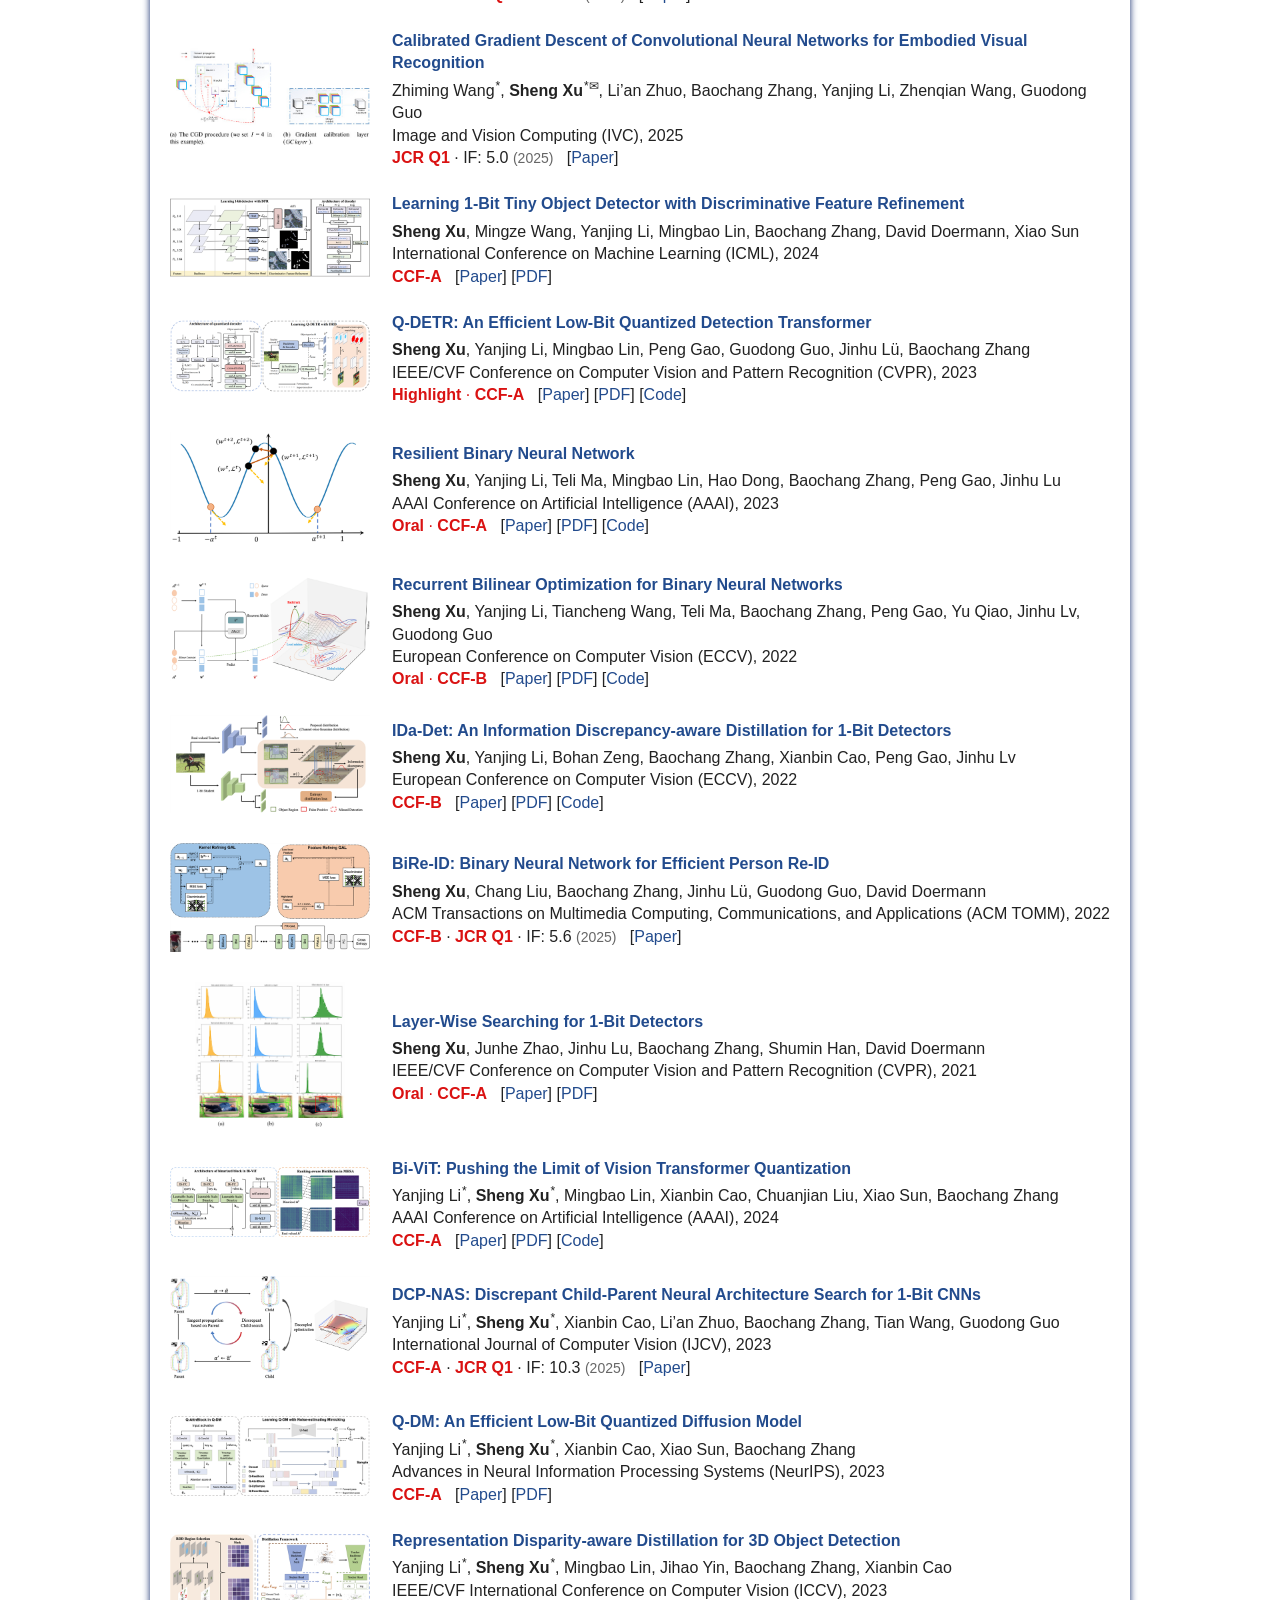
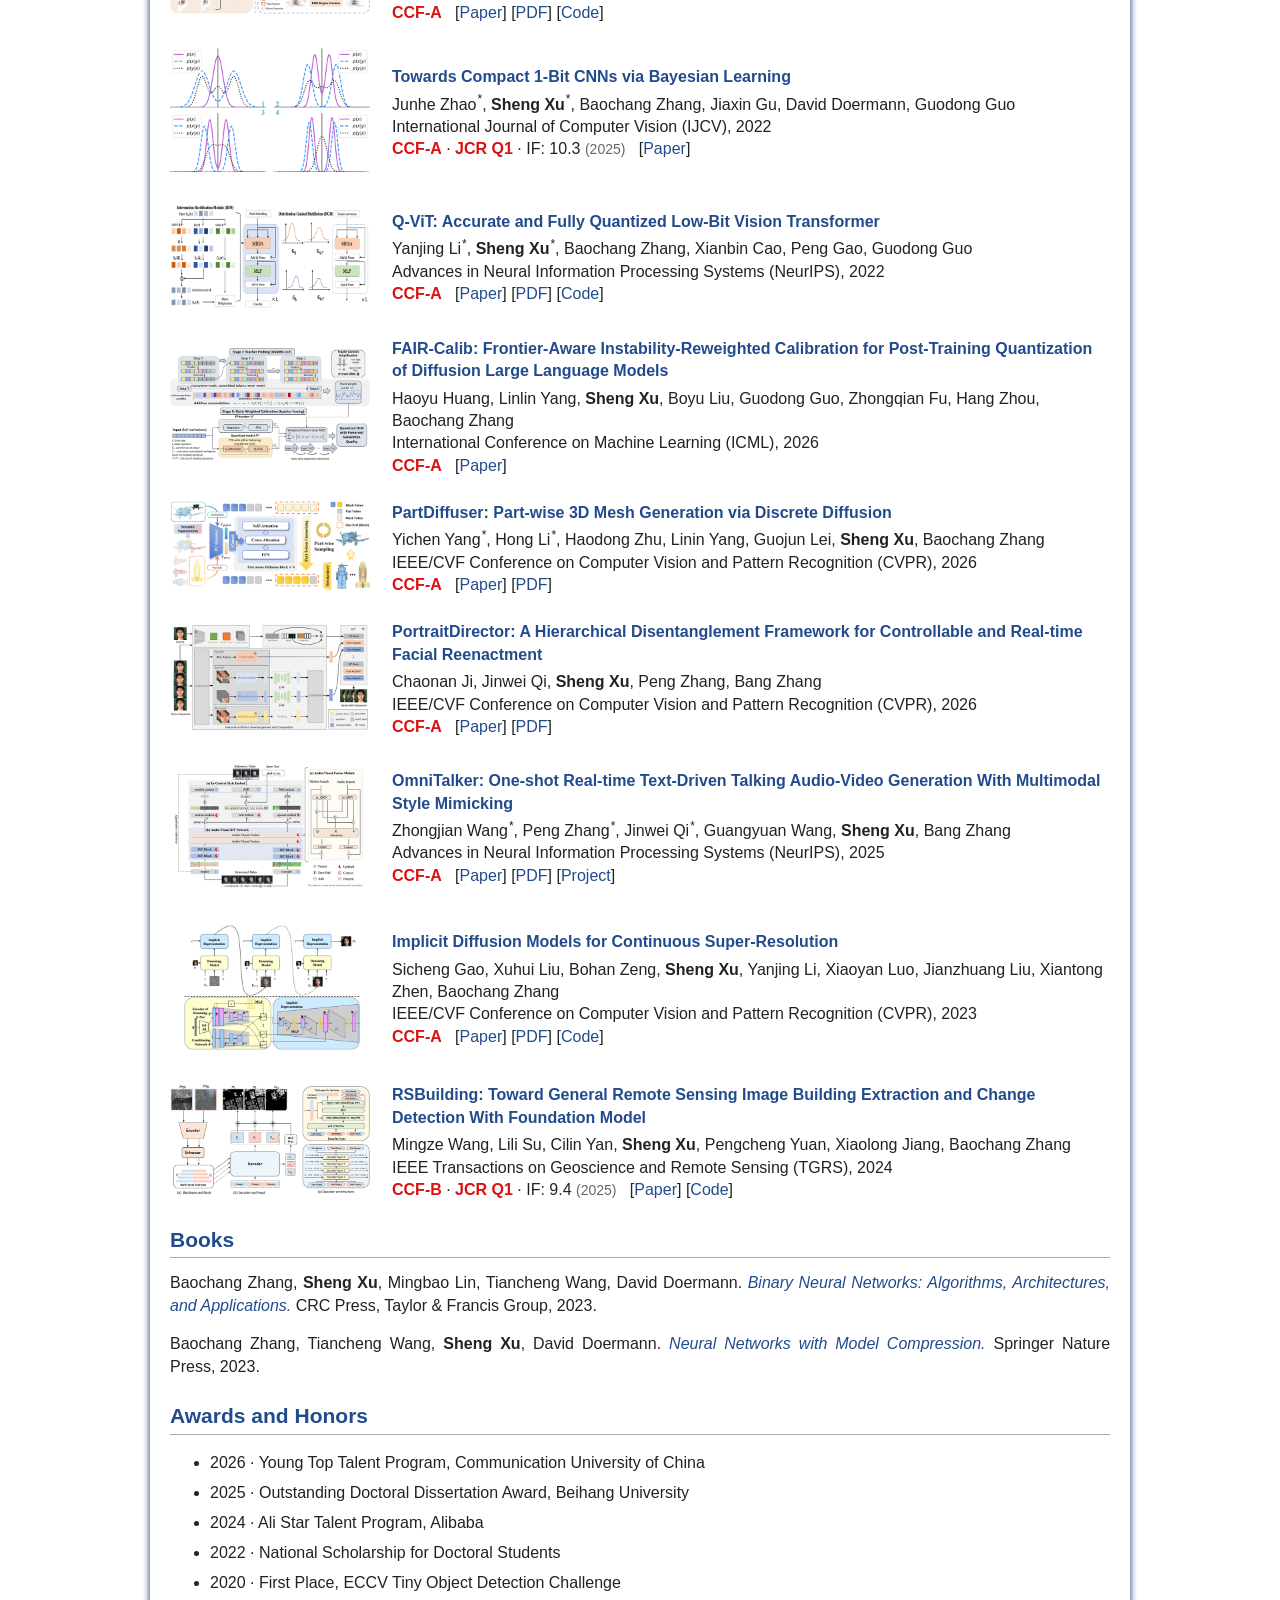
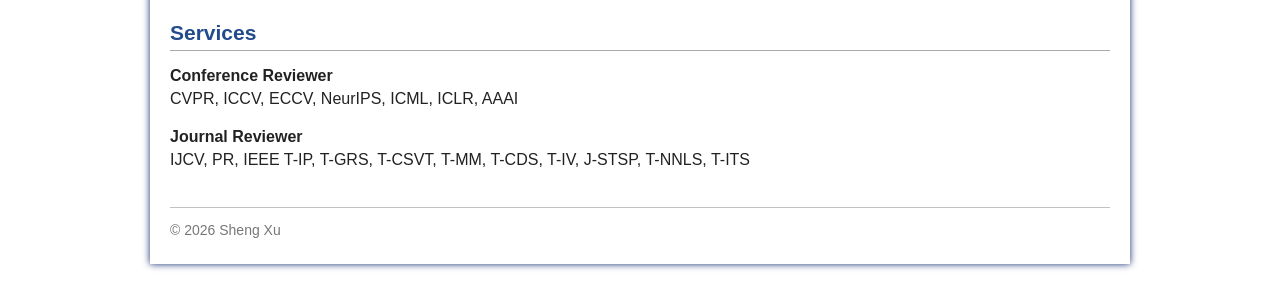
<file: en.html>
<!doctype html><html lang="en"><head><meta charset="utf-8"><meta name="viewport" content="width=device-width,initial-scale=1"><meta name="description" content="Sheng Xu, Lecturer at Communication University of China. Efficient computer vision, model compression, and multimodal generation."><title>Sheng Xu · Communication University of China</title><link rel="stylesheet" href="style.css"></head><body><nav aria-label="Main navigation"><div><a href="#home">Home</a><a href="#experience">Experience</a><a href="#publications">Publications</a><a href="#books">Books</a><a href="#awards">Awards</a><a href="#services">Services</a><span class="language-switch" role="group" aria-label="Language"><a href="index.html" lang="zh-CN" >中文</a><span aria-hidden="true">/</span><a href="en.html" lang="en" aria-current="page">English</a></span></div></nav><main id="home"><div id="toptitle"><h1>Sheng Xu</h1></div><header><img class="portrait" src="portrait.jpg" alt="Sheng Xu"><div><p><b>Lecturer</b></p><p>📩 shengxu@cuc.edu.cn</p><p><a href="https://www.cuc.edu.cn/">Communication University of China</a><br><a href="https://ices.cuc.edu.cn/" target="_blank" rel="noopener noreferrer">School of Information and Communication Engineering</a><br><a href="https://mcc.cuc.edu.cn/" target="_blank" rel="noopener noreferrer">State Key Laboratory of Media Convergence and Communication</a></p><div class="links"><a href="https://scholar.google.com/citations?user=ZLR31ccAAAAJ">Google Scholar</a> &nbsp; <a href="https://github.com/SteveTsui">GitHub</a></div></div></header><section><h2>Biography</h2><p>Sheng Xu is a lecturer at the School of Information and Communication Engineering, Communication University of China. He received his Ph.D. in Pattern Recognition and Intelligent Systems from Beihang University in June 2024, advised by <a href="https://scholar.google.com/citations?user=mCjNN7kAAAAJ">Prof. Jinhu Lu</a> and <a href="https://scholar.google.com/citations?user=ImJz6MsAAAAJ">Prof. Baochang Zhang</a>. Previously, he worked as an algorithm expert in Alibaba Token Hub at Alibaba Group.</p><p>His research focuses on neural network compression and acceleration, low-bit quantization, knowledge distillation, model sparsification, efficient multimodal large models, and real-time interactive video generation. He has coauthored two books and more than 40 academic papers, including over 20 papers in CCF-A / B journals and conferences. His work has received 1,978 Google Scholar citations. His honors include the Outstanding Doctoral Dissertation Award from Beihang University, Alibaba's Ali Star Talent Program, and the Young Top Talent Program at Communication University of China.</p></section><section id="experience"><h2>Experience</h2><ul class="timeline"><li><span class="date">2026.09 – Present</span><div><strong>Communication University of China</strong> · Lecturer<br>School of Information and Communication Engineering</div></li><li><span class="date">2024.08 – 2026.09</span><div><strong>Alibaba Group</strong> · Algorithm Expert<br>Alibaba Token Hub</div></li><li><span class="date">2018.09 – 2024.06</span><div><strong>Beihang University</strong> · Ph.D.<br>Pattern Recognition and Intelligent Systems</div></li><li><span class="date">2014.09 – 2018.06</span><div><strong>Beihang University</strong> · Bachelor’s Degree<br>Vehicle Engineering</div></li></ul></section><section id="publications"><h2>Selected Publications <span class="citation-count">[&nbsp;<a href="https://scholar.google.com/citations?user=ZLR31ccAAAAJ" target="_blank" rel="noopener noreferrer" title="Google Scholar"><img src="assets/google-scholar.png" alt="Google Scholar" height="20" style="margin-bottom:-3px"></a> Citation: 1978&nbsp;]</span></h2><p class="muted">Selected papers · <a href="https://scholar.google.com/citations?user=ZLR31ccAAAAJ">Full publication list</a><br><span class="author-legend"><sup>*</sup> Equal contribution &nbsp; <sup>✉</sup> Corresponding author</span></p><div id="papers"><article class="paper"><div class="paper-image"><a href="https://link.springer.com/article/10.1007/s11263-026-02762-x"><img src="assets/paper-1.png" alt="Research overview" loading="lazy"></a></div><div><p class="pub-title"><a href="https://link.springer.com/article/10.1007/s11263-026-02762-x"><b>Associative Recurrent Bilinear Optimization for Domain-Generalized Binary Neural Networks</b></a></p><p><strong class="author-self">Sheng Xu</strong>, Yanjing Li, Mingze Wang, Chuanjian Liu, Baochang Zhang<br>International Journal of Computer Vision (IJCV), 2026<br><span class="paper-label"><strong class="publication-rank">CCF-A</strong></span> · <span class="journal-metrics" title="2025 Journal Impact Factor; best JCR subject-category quartile"><strong class="publication-rank">JCR Q1</strong> · IF: 10.3 <span class="metric-year">(2025)</span></span> &nbsp; [<a href="https://link.springer.com/article/10.1007/s11263-026-02762-x">Paper</a>]  </p></div></article>
<article class="paper"><div class="paper-image"><a href="https://arxiv.org/abs/2609.34990"><img src="assets/paper-9.png" alt="Research overview" loading="lazy"></a></div><div><p class="pub-title"><a href="https://arxiv.org/abs/2609.34990"><b>MaPP: A Unified Marginalized Posterior-Predictive Framework for Data-Efficient RLVR</b></a></p><p>Yangyang Ren<sup class="author-mark">*</sup>, Haodong Zhu<sup class="author-mark">*</sup>, <strong class="author-self">Sheng Xu</strong><sup class="author-mark">✉</sup>, Yanjing Li, Nikolai Yu. Zolotykh, Wentao Zhang, Baochang Zhang<br>Advances in Neural Information Processing Systems (NeurIPS), 2026<br><span class="paper-label"><strong class="publication-rank">CCF-A</strong></span> &nbsp; [<a href="https://arxiv.org/abs/2609.34990">Paper</a>] [<a href="https://arxiv.org/pdf/2609.34990">PDF</a>] </p></div></article>
<article class="paper"><div class="paper-image"><a href="https://arxiv.org/abs/2607.03795"><img src="assets/paper-10.png" alt="Research overview" loading="lazy"></a></div><div><p class="pub-title"><a href="https://arxiv.org/abs/2607.03795"><b>InfraNet: Quality-Aware RGB Guidance for Efficient Infrared Object Detection</b></a></p><p>Zichao Feng<sup class="author-mark">*</sup>, Haodong Zhu<sup class="author-mark">*</sup>, Jingying Yang, <strong class="author-self">Sheng Xu</strong><sup class="author-mark">✉</sup>, Yangyang Ren, Yuguang Yang, Xuhui Liu, Juan Zhang, Tian Wang, Linlin Yang, Baochang Zhang<br>European Conference on Computer Vision (ECCV), 2026<br><span class="paper-label"><strong class="publication-rank">CCF-B</strong></span> &nbsp; [<a href="https://arxiv.org/abs/2607.03795">Paper</a>] [<a href="https://arxiv.org/pdf/2607.03795">PDF</a>] </p></div></article>
<article class="paper"><div class="paper-image"><a href="https://link.springer.com/article/10.1007/s11263-024-02250-0"><img src="assets/q-imaging.png" alt="Learning Accurate Low-Bit Quantization towards Efficient Computational Imaging — research overview" loading="lazy"></a></div><div><p class="pub-title"><a href="https://link.springer.com/article/10.1007/s11263-024-02250-0"><b>Learning Accurate Low-Bit Quantization towards Efficient Computational Imaging</b></a></p><p><strong class="author-self">Sheng Xu</strong>, Yanjing Li, Chuanjian Liu, Baochang Zhang<br>International Journal of Computer Vision (IJCV), 2025<br><span class="paper-label"><strong class="publication-rank">CCF-A</strong></span> · <span class="journal-metrics" title="2025 Journal Impact Factor; best JCR subject-category quartile"><strong class="publication-rank">JCR Q1</strong> · IF: 10.3 <span class="metric-year">(2025)</span></span> &nbsp; [<a href="https://link.springer.com/article/10.1007/s11263-024-02250-0">Paper</a>]  </p></div></article>
<article class="paper"><div class="paper-image"><a href="https://www.sciencedirect.com/science/article/pii/S0262885625001568"><img src="assets/cgd.jpg" alt="Calibrated Gradient Descent of Convolutional Neural Networks for Embodied Visual Recognition — Figure 1" loading="lazy"></a></div><div><p class="pub-title"><a href="https://www.sciencedirect.com/science/article/pii/S0262885625001568"><b>Calibrated Gradient Descent of Convolutional Neural Networks for Embodied Visual Recognition</b></a></p><p>Zhiming Wang<sup class="author-mark">*</sup>, <strong class="author-self">Sheng Xu</strong><sup class="author-mark">*✉</sup>, Li’an Zhuo, Baochang Zhang, Yanjing Li, Zhenqian Wang, Guodong Guo<br>Image and Vision Computing (IVC), 2025<br><span class="journal-metrics" title="2025 Journal Impact Factor; best JCR subject-category quartile"><strong class="publication-rank">JCR Q1</strong> · IF: 5.0 <span class="metric-year">(2025)</span></span> &nbsp; [<a href="https://www.sciencedirect.com/science/article/pii/S0262885625001568">Paper</a>]  </p></div></article>
<article class="paper"><div class="paper-image"><a href="https://proceedings.mlr.press/v235/xu24z.html"><img src="assets/dfr.png" alt="Learning 1-Bit Tiny Object Detector with Discriminative Feature Refinement — research overview" loading="lazy"></a></div><div><p class="pub-title"><a href="https://proceedings.mlr.press/v235/xu24z.html"><b>Learning 1-Bit Tiny Object Detector with Discriminative Feature Refinement</b></a></p><p><strong class="author-self">Sheng Xu</strong>, Mingze Wang, Yanjing Li, Mingbao Lin, Baochang Zhang, David Doermann, Xiao Sun<br>International Conference on Machine Learning (ICML), 2024<br><span class="paper-label"><strong class="publication-rank">CCF-A</strong></span> &nbsp; [<a href="https://proceedings.mlr.press/v235/xu24z.html">Paper</a>] [<a href="https://raw.githubusercontent.com/mlresearch/v235/main/assets/xu24z/xu24z.pdf">PDF</a>] </p></div></article>
<article class="paper"><div class="paper-image"><a href="https://openaccess.thecvf.com/content/CVPR2023/html/Xu_Q-DETR_An_Efficient_Low-Bit_Quantized_Detection_Transformer_CVPR_2023_paper.html"><img src="assets/q-detr.png" alt="Q-DETR: An Efficient Low-Bit Quantized Detection Transformer — research overview" loading="lazy"></a></div><div><p class="pub-title"><a href="https://openaccess.thecvf.com/content/CVPR2023/html/Xu_Q-DETR_An_Efficient_Low-Bit_Quantized_Detection_Transformer_CVPR_2023_paper.html"><b>Q-DETR: An Efficient Low-Bit Quantized Detection Transformer</b></a></p><p><strong class="author-self">Sheng Xu</strong>, Yanjing Li, Mingbao Lin, Peng Gao, Guodong Guo, Jinhu Lü, Baochang Zhang<br>IEEE/CVF Conference on Computer Vision and Pattern Recognition (CVPR), 2023<br><span class="paper-label"><strong>Highlight</strong> · <strong class="publication-rank">CCF-A</strong></span> &nbsp; [<a href="https://openaccess.thecvf.com/content/CVPR2023/html/Xu_Q-DETR_An_Efficient_Low-Bit_Quantized_Detection_Transformer_CVPR_2023_paper.html">Paper</a>] [<a href="https://openaccess.thecvf.com/content/CVPR2023/papers/Xu_Q-DETR_An_Efficient_Low-Bit_Quantized_Detection_Transformer_CVPR_2023_paper.pdf">PDF</a>] [<a href="https://github.com/SteveTsui/Q-DETR">Code</a>]</p></div></article>
<article class="paper"><div class="paper-image"><a href="https://ojs.aaai.org/index.php/AAAI/article/view/26261"><img src="assets/rebnn.png" alt="Resilient Binary Neural Network — research overview" loading="lazy"></a></div><div><p class="pub-title"><a href="https://ojs.aaai.org/index.php/AAAI/article/view/26261"><b>Resilient Binary Neural Network</b></a></p><p><strong class="author-self">Sheng Xu</strong>, Yanjing Li, Teli Ma, Mingbao Lin, Hao Dong, Baochang Zhang, Peng Gao, Jinhu Lu<br>AAAI Conference on Artificial Intelligence (AAAI), 2023<br><span class="paper-label"><strong>Oral</strong> · <strong class="publication-rank">CCF-A</strong></span> &nbsp; [<a href="https://ojs.aaai.org/index.php/AAAI/article/view/26261">Paper</a>] [<a href="https://ojs.aaai.org/index.php/AAAI/article/download/26261/26033">PDF</a>] [<a href="https://github.com/SteveTsui/ReBNN">Code</a>]</p></div></article>
<article class="paper"><div class="paper-image"><a href="https://www.ecva.net/papers/eccv_2022/papers_ECCV/papers/136840019.pdf"><img src="assets/rbonn.png" alt="Recurrent Bilinear Optimization for Binary Neural Networks — research overview" loading="lazy"></a></div><div><p class="pub-title"><a href="https://www.ecva.net/papers/eccv_2022/papers_ECCV/papers/136840019.pdf"><b>Recurrent Bilinear Optimization for Binary Neural Networks</b></a></p><p><strong class="author-self">Sheng Xu</strong>, Yanjing Li, Tiancheng Wang, Teli Ma, Baochang Zhang, Peng Gao, Yu Qiao, Jinhu Lv, Guodong Guo<br>European Conference on Computer Vision (ECCV), 2022<br><span class="paper-label"><strong>Oral</strong> · <strong class="publication-rank">CCF-B</strong></span> &nbsp; [<a href="https://www.ecva.net/papers/eccv_2022/papers_ECCV/papers/136840019.pdf">Paper</a>] [<a href="https://www.ecva.net/papers/eccv_2022/papers_ECCV/papers/136840019.pdf">PDF</a>] [<a href="https://github.com/SteveTsui/RBONN">Code</a>]</p></div></article>
<article class="paper"><div class="paper-image"><a href="https://www.ecva.net/papers/eccv_2022/papers_ECCV/papers/136710347.pdf"><img src="assets/ida-det.png" alt="IDa-Det: An Information Discrepancy-aware Distillation for 1-Bit Detectors — research overview" loading="lazy"></a></div><div><p class="pub-title"><a href="https://www.ecva.net/papers/eccv_2022/papers_ECCV/papers/136710347.pdf"><b>IDa-Det: An Information Discrepancy-aware Distillation for 1-Bit Detectors</b></a></p><p><strong class="author-self">Sheng Xu</strong>, Yanjing Li, Bohan Zeng, Baochang Zhang, Xianbin Cao, Peng Gao, Jinhu Lv<br>European Conference on Computer Vision (ECCV), 2022<br><span class="paper-label"><strong class="publication-rank">CCF-B</strong></span> &nbsp; [<a href="https://www.ecva.net/papers/eccv_2022/papers_ECCV/papers/136710347.pdf">Paper</a>] [<a href="https://www.ecva.net/papers/eccv_2022/papers_ECCV/papers/136710347.pdf">PDF</a>] [<a href="https://github.com/SteveTsui/IDa-Det">Code</a>]</p></div></article>
<article class="paper"><div class="paper-image"><a href="https://doi.org/10.1145/3473340"><img src="assets/bire.png" alt="BiRe-ID: Binary Neural Network for Efficient Person Re-ID — Figure 1" loading="lazy"></a></div><div><p class="pub-title"><a href="https://doi.org/10.1145/3473340"><b>BiRe-ID: Binary Neural Network for Efficient Person Re-ID</b></a></p><p><strong class="author-self">Sheng Xu</strong>, Chang Liu, Baochang Zhang, Jinhu Lü, Guodong Guo, David Doermann<br>ACM Transactions on Multimedia Computing, Communications, and Applications (ACM TOMM), 2022<br><span class="paper-label"><strong class="publication-rank">CCF-B</strong></span> · <span class="journal-metrics" title="2025 Journal Impact Factor; best JCR subject-category quartile"><strong class="publication-rank">JCR Q1</strong> · IF: 5.6 <span class="metric-year">(2025)</span></span> &nbsp; [<a href="https://doi.org/10.1145/3473340">Paper</a>]  </p></div></article>
<article class="paper"><div class="paper-image"><a href="https://openaccess.thecvf.com/content/CVPR2021/html/Xu_Layer-Wise_Searching_for_1-Bit_Detectors_CVPR_2021_paper.html"><img src="assets/lws-det.png" alt="Layer-Wise Searching for 1-Bit Detectors Figure 1" loading="lazy"></a></div><div><p class="pub-title"><a href="https://openaccess.thecvf.com/content/CVPR2021/html/Xu_Layer-Wise_Searching_for_1-Bit_Detectors_CVPR_2021_paper.html"><b>Layer-Wise Searching for 1-Bit Detectors</b></a></p><p><strong class="author-self">Sheng Xu</strong>, Junhe Zhao, Jinhu Lu, Baochang Zhang, Shumin Han, David Doermann<br>IEEE/CVF Conference on Computer Vision and Pattern Recognition (CVPR), 2021<br><span class="paper-label"><strong>Oral</strong> · <strong class="publication-rank">CCF-A</strong></span> &nbsp; [<a href="https://openaccess.thecvf.com/content/CVPR2021/html/Xu_Layer-Wise_Searching_for_1-Bit_Detectors_CVPR_2021_paper.html">Paper</a>] [<a href="https://openaccess.thecvf.com/content/CVPR2021/papers/Xu_Layer-Wise_Searching_for_1-Bit_Detectors_CVPR_2021_paper.pdf">PDF</a>] </p></div></article>
<article class="paper"><div class="paper-image"><a href="https://ojs.aaai.org/index.php/AAAI/article/view/28109"><img src="assets/bi_vit.png" alt="Bi-ViT: Pushing the Limit of Vision Transformer Quantization — research overview" loading="lazy"></a></div><div><p class="pub-title"><a href="https://ojs.aaai.org/index.php/AAAI/article/view/28109"><b>Bi-ViT: Pushing the Limit of Vision Transformer Quantization</b></a></p><p>Yanjing Li<sup class="author-mark">*</sup>, <strong class="author-self">Sheng Xu</strong><sup class="author-mark">*</sup>, Mingbao Lin, Xianbin Cao, Chuanjian Liu, Xiao Sun, Baochang Zhang<br>AAAI Conference on Artificial Intelligence (AAAI), 2024<br><span class="paper-label"><strong class="publication-rank">CCF-A</strong></span> &nbsp; [<a href="https://ojs.aaai.org/index.php/AAAI/article/view/28109">Paper</a>] [<a href="https://ojs.aaai.org/index.php/AAAI/article/download/28109/28222">PDF</a>] [<a href="https://github.com/YanjingLi0202/Bi-ViT">Code</a>]</p></div></article>
<article class="paper"><div class="paper-image"><a href="https://link.springer.com/article/10.1007/s11263-023-01836-4"><img src="assets/dcp_nas.png" alt="DCP-NAS: Discrepant Child-Parent Neural Architecture Search for 1-Bit CNNs — research overview" loading="lazy"></a></div><div><p class="pub-title"><a href="https://link.springer.com/article/10.1007/s11263-023-01836-4"><b>DCP-NAS: Discrepant Child-Parent Neural Architecture Search for 1-Bit CNNs</b></a></p><p>Yanjing Li<sup class="author-mark">*</sup>, <strong class="author-self">Sheng Xu</strong><sup class="author-mark">*</sup>, Xianbin Cao, Li’an Zhuo, Baochang Zhang, Tian Wang, Guodong Guo<br>International Journal of Computer Vision (IJCV), 2023<br><span class="paper-label"><strong class="publication-rank">CCF-A</strong></span> · <span class="journal-metrics" title="2025 Journal Impact Factor; best JCR subject-category quartile"><strong class="publication-rank">JCR Q1</strong> · IF: 10.3 <span class="metric-year">(2025)</span></span> &nbsp; [<a href="https://link.springer.com/article/10.1007/s11263-023-01836-4">Paper</a>]  </p></div></article>
<article class="paper"><div class="paper-image"><a href="https://proceedings.neurips.cc/paper_files/paper/2023/hash/f1ee1cca0721de55bb35cf28ab95e1b4-Abstract-Conference.html"><img src="assets/q-dm.png" alt="Q-DM: An Efficient Low-Bit Quantized Diffusion Model — research overview" loading="lazy"></a></div><div><p class="pub-title"><a href="https://proceedings.neurips.cc/paper_files/paper/2023/hash/f1ee1cca0721de55bb35cf28ab95e1b4-Abstract-Conference.html"><b>Q-DM: An Efficient Low-Bit Quantized Diffusion Model</b></a></p><p>Yanjing Li<sup class="author-mark">*</sup>, <strong class="author-self">Sheng Xu</strong><sup class="author-mark">*</sup>, Xianbin Cao, Xiao Sun, Baochang Zhang<br>Advances in Neural Information Processing Systems (NeurIPS), 2023<br><span class="paper-label"><strong class="publication-rank">CCF-A</strong></span> &nbsp; [<a href="https://proceedings.neurips.cc/paper_files/paper/2023/hash/f1ee1cca0721de55bb35cf28ab95e1b4-Abstract-Conference.html">Paper</a>] [<a href="https://proceedings.neurips.cc/paper_files/paper/2023/file/f1ee1cca0721de55bb35cf28ab95e1b4-Paper-Conference.pdf">PDF</a>] </p></div></article>
<article class="paper"><div class="paper-image"><a href="https://openaccess.thecvf.com/content/ICCV2023/html/Li_Representation_Disparity-aware_Distillation_for_3D_Object_Detection_ICCV_2023_paper.html"><img src="assets/rdd.png" alt="Representation Disparity-aware Distillation for 3D Object Detection — research overview" loading="lazy"></a></div><div><p class="pub-title"><a href="https://openaccess.thecvf.com/content/ICCV2023/html/Li_Representation_Disparity-aware_Distillation_for_3D_Object_Detection_ICCV_2023_paper.html"><b>Representation Disparity-aware Distillation for 3D Object Detection</b></a></p><p>Yanjing Li<sup class="author-mark">*</sup>, <strong class="author-self">Sheng Xu</strong><sup class="author-mark">*</sup>, Mingbao Lin, Jihao Yin, Baochang Zhang, Xianbin Cao<br>IEEE/CVF International Conference on Computer Vision (ICCV), 2023<br><span class="paper-label"><strong class="publication-rank">CCF-A</strong></span> &nbsp; [<a href="https://openaccess.thecvf.com/content/ICCV2023/html/Li_Representation_Disparity-aware_Distillation_for_3D_Object_Detection_ICCV_2023_paper.html">Paper</a>] [<a href="https://openaccess.thecvf.com/content/ICCV2023/papers/Li_Representation_Disparity-aware_Distillation_for_3D_Object_Detection_ICCV_2023_paper.pdf">PDF</a>] [<a href="https://github.com/YanjingLi0202/RDD">Code</a>]</p></div></article>
<article class="paper"><div class="paper-image"><a href="https://link.springer.com/article/10.1007/s11263-021-01543-y"><img src="assets/compact.png" alt="Towards Compact 1-Bit CNNs via Bayesian Learning — Figure 1" loading="lazy"></a></div><div><p class="pub-title"><a href="https://link.springer.com/article/10.1007/s11263-021-01543-y"><b>Towards Compact 1-Bit CNNs via Bayesian Learning</b></a></p><p>Junhe Zhao<sup class="author-mark">*</sup>, <strong class="author-self">Sheng Xu</strong><sup class="author-mark">*</sup>, Baochang Zhang, Jiaxin Gu, David Doermann, Guodong Guo<br>International Journal of Computer Vision (IJCV), 2022<br><span class="paper-label"><strong class="publication-rank">CCF-A</strong></span> · <span class="journal-metrics" title="2025 Journal Impact Factor; best JCR subject-category quartile"><strong class="publication-rank">JCR Q1</strong> · IF: 10.3 <span class="metric-year">(2025)</span></span> &nbsp; [<a href="https://link.springer.com/article/10.1007/s11263-021-01543-y">Paper</a>]  </p></div></article>
<article class="paper"><div class="paper-image"><a href="https://proceedings.neurips.cc/paper_files/paper/2022/hash/deb921bff461a7b0a5c344a4871e7101-Abstract.html"><img src="assets/q-vit.png" alt="Q-ViT: Accurate and Fully Quantized Low-Bit Vision Transformer — research overview" loading="lazy"></a></div><div><p class="pub-title"><a href="https://proceedings.neurips.cc/paper_files/paper/2022/hash/deb921bff461a7b0a5c344a4871e7101-Abstract.html"><b>Q-ViT: Accurate and Fully Quantized Low-Bit Vision Transformer</b></a></p><p>Yanjing Li<sup class="author-mark">*</sup>, <strong class="author-self">Sheng Xu</strong><sup class="author-mark">*</sup>, Baochang Zhang, Xianbin Cao, Peng Gao, Guodong Guo<br>Advances in Neural Information Processing Systems (NeurIPS), 2022<br><span class="paper-label"><strong class="publication-rank">CCF-A</strong></span> &nbsp; [<a href="https://proceedings.neurips.cc/paper_files/paper/2022/hash/deb921bff461a7b0a5c344a4871e7101-Abstract.html">Paper</a>] [<a href="https://proceedings.neurips.cc/paper_files/paper/2022/file/deb921bff461a7b0a5c344a4871e7101-Paper-Conference.pdf">PDF</a>] [<a href="https://github.com/YanjingLi0202/Q-ViT">Code</a>]</p></div></article>
<article class="paper"><div class="paper-image"><a href="https://proceedings.mlr.press/v306/huang26br.html"><img src="assets/fair-calib.png" alt="FAIR-Calib: Frontier-Aware Instability-Reweighted Calibration for Post-Training Quantization of Diffusion Large Language Models — framework" loading="lazy"></a></div><div><p class="pub-title"><a href="https://proceedings.mlr.press/v306/huang26br.html"><b>FAIR-Calib: Frontier-Aware Instability-Reweighted Calibration for Post-Training Quantization of Diffusion Large Language Models</b></a></p><p>Haoyu Huang, Linlin Yang, <strong class="author-self">Sheng Xu</strong>, Boyu Liu, Guodong Guo, Zhongqian Fu, Hang Zhou, Baochang Zhang<br>International Conference on Machine Learning (ICML), 2026<br><span class="paper-label"><strong class="publication-rank">CCF-A</strong></span> &nbsp; [<a href="https://proceedings.mlr.press/v306/huang26br.html">Paper</a>]   </p></div></article>
<article class="paper"><div class="paper-image"><a href="https://openaccess.thecvf.com/content/CVPR2026/html/Yang_PartDiffuser_Part-wise_3D_Mesh_Generation_via_Discrete_Diffusion_CVPR_2026_paper.html"><img src="assets/partdiffuser.png" alt="PartDiffuser: Part-wise 3D Mesh Generation via Discrete Diffusion — framework" loading="lazy"></a></div><div><p class="pub-title"><a href="https://openaccess.thecvf.com/content/CVPR2026/html/Yang_PartDiffuser_Part-wise_3D_Mesh_Generation_via_Discrete_Diffusion_CVPR_2026_paper.html"><b>PartDiffuser: Part-wise 3D Mesh Generation via Discrete Diffusion</b></a></p><p>Yichen Yang<sup class="author-mark">*</sup>, Hong Li<sup class="author-mark">*</sup>, Haodong Zhu, Linin Yang, Guojun Lei, <strong class="author-self">Sheng Xu</strong>, Baochang Zhang<br>IEEE/CVF Conference on Computer Vision and Pattern Recognition (CVPR), 2026<br><span class="paper-label"><strong class="publication-rank">CCF-A</strong></span> &nbsp; [<a href="https://openaccess.thecvf.com/content/CVPR2026/html/Yang_PartDiffuser_Part-wise_3D_Mesh_Generation_via_Discrete_Diffusion_CVPR_2026_paper.html">Paper</a>] [<a href="https://openaccess.thecvf.com/content/CVPR2026/papers/Yang_PartDiffuser_Part-wise_3D_Mesh_Generation_via_Discrete_Diffusion_CVPR_2026_paper.pdf">PDF</a>]  </p></div></article>
<article class="paper"><div class="paper-image"><a href="https://openaccess.thecvf.com/content/CVPR2026/html/Ji_PortraitDirector_A_Hierarchical_Disentanglement_Framework_for_Controllable_and_Real-time_Facial_CVPR_2026_paper.html"><img src="assets/portraitdirector.png" alt="PortraitDirector: A Hierarchical Disentanglement Framework for Controllable and Real-time Facial Reenactment — framework" loading="lazy"></a></div><div><p class="pub-title"><a href="https://openaccess.thecvf.com/content/CVPR2026/html/Ji_PortraitDirector_A_Hierarchical_Disentanglement_Framework_for_Controllable_and_Real-time_Facial_CVPR_2026_paper.html"><b>PortraitDirector: A Hierarchical Disentanglement Framework for Controllable and Real-time Facial Reenactment</b></a></p><p>Chaonan Ji, Jinwei Qi, <strong class="author-self">Sheng Xu</strong>, Peng Zhang, Bang Zhang<br>IEEE/CVF Conference on Computer Vision and Pattern Recognition (CVPR), 2026<br><span class="paper-label"><strong class="publication-rank">CCF-A</strong></span> &nbsp; [<a href="https://openaccess.thecvf.com/content/CVPR2026/html/Ji_PortraitDirector_A_Hierarchical_Disentanglement_Framework_for_Controllable_and_Real-time_Facial_CVPR_2026_paper.html">Paper</a>] [<a href="https://openaccess.thecvf.com/content/CVPR2026/papers/Ji_PortraitDirector_A_Hierarchical_Disentanglement_Framework_for_Controllable_and_Real-time_Facial_CVPR_2026_paper.pdf">PDF</a>]  </p></div></article>
<article class="paper"><div class="paper-image"><a href="https://proceedings.neurips.cc/paper_files/paper/2025/hash/1f7034b0d7183fa95f1acc4c2bf23c28-Abstract-Conference.html"><img src="assets/omnitalker.png" alt="OmniTalker: One-shot Real-time Text-Driven Talking Audio-Video Generation With Multimodal Style Mimicking — framework" loading="lazy"></a></div><div><p class="pub-title"><a href="https://proceedings.neurips.cc/paper_files/paper/2025/hash/1f7034b0d7183fa95f1acc4c2bf23c28-Abstract-Conference.html"><b>OmniTalker: One-shot Real-time Text-Driven Talking Audio-Video Generation With Multimodal Style Mimicking</b></a></p><p>Zhongjian Wang<sup class="author-mark">*</sup>, Peng Zhang<sup class="author-mark">*</sup>, Jinwei Qi<sup class="author-mark">*</sup>, Guangyuan Wang, <strong class="author-self">Sheng Xu</strong>, Bang Zhang<br>Advances in Neural Information Processing Systems (NeurIPS), 2025<br><span class="paper-label"><strong class="publication-rank">CCF-A</strong></span> &nbsp; [<a href="https://proceedings.neurips.cc/paper_files/paper/2025/hash/1f7034b0d7183fa95f1acc4c2bf23c28-Abstract-Conference.html">Paper</a>] [<a href="https://proceedings.neurips.cc/paper_files/paper/2025/file/1f7034b0d7183fa95f1acc4c2bf23c28-Paper-Conference.pdf">PDF</a>]  [<a href="https://humanaigc.github.io/omnitalker/">Project</a>]</p></div></article>
<article class="paper"><div class="paper-image"><a href="https://openaccess.thecvf.com/content/CVPR2023/html/Gao_Implicit_Diffusion_Models_for_Continuous_Super-Resolution_CVPR_2023_paper.html"><img src="assets/idm.png" alt="Implicit Diffusion Models for Continuous Super-Resolution — framework" loading="lazy"></a></div><div><p class="pub-title"><a href="https://openaccess.thecvf.com/content/CVPR2023/html/Gao_Implicit_Diffusion_Models_for_Continuous_Super-Resolution_CVPR_2023_paper.html"><b>Implicit Diffusion Models for Continuous Super-Resolution</b></a></p><p>Sicheng Gao, Xuhui Liu, Bohan Zeng, <strong class="author-self">Sheng Xu</strong>, Yanjing Li, Xiaoyan Luo, Jianzhuang Liu, Xiantong Zhen, Baochang Zhang<br>IEEE/CVF Conference on Computer Vision and Pattern Recognition (CVPR), 2023<br><span class="paper-label"><strong class="publication-rank">CCF-A</strong></span> &nbsp; [<a href="https://openaccess.thecvf.com/content/CVPR2023/html/Gao_Implicit_Diffusion_Models_for_Continuous_Super-Resolution_CVPR_2023_paper.html">Paper</a>] [<a href="https://openaccess.thecvf.com/content/CVPR2023/papers/Gao_Implicit_Diffusion_Models_for_Continuous_Super-Resolution_CVPR_2023_paper.pdf">PDF</a>] [<a href="https://github.com/Ree1s/IDM">Code</a>] </p></div></article>
<article class="paper"><div class="paper-image"><a href="https://doi.org/10.1109/tgrs.2024.3439395"><img src="assets/rsbuilding.png" alt="RSBuilding: Toward General Remote Sensing Image Building Extraction and Change Detection With Foundation Model — Figure" loading="lazy"></a></div><div><p class="pub-title"><a href="https://doi.org/10.1109/tgrs.2024.3439395"><b>RSBuilding: Toward General Remote Sensing Image Building Extraction and Change Detection With Foundation Model</b></a></p><p>Mingze Wang, Lili Su, Cilin Yan, <strong class="author-self">Sheng Xu</strong>, Pengcheng Yuan, Xiaolong Jiang, Baochang Zhang<br>IEEE Transactions on Geoscience and Remote Sensing (TGRS), 2024<br><span class="paper-label"><strong class="publication-rank">CCF-B</strong></span> · <span class="journal-metrics"><strong class="publication-rank">JCR Q1</strong> · IF: 9.4 <span class="metric-year">(2025)</span></span> &nbsp; [<a href="https://doi.org/10.1109/tgrs.2024.3439395">Paper</a>] [<a href="https://github.com/Meize0729/RSBuilding">Code</a>]</p></div></article>
</div></section><section id="books"><h2>Books</h2><p>Baochang Zhang, <strong>Sheng Xu</strong>, Mingbao Lin, Tiancheng Wang, David Doermann. <a href="https://www.routledge.com/Binary-Neural-Networks-Algorithms-Architectures-and-Applications/Zhang-Xu-Lin-Wang-Doermann/p/book/9781003376132"><em>Binary Neural Networks: Algorithms, Architectures, and Applications.</em></a> CRC Press, Taylor & Francis Group, 2023.</p><p>Baochang Zhang, Tiancheng Wang, <strong>Sheng Xu</strong>, David Doermann. <a href="https://link.springer.com/book/10.1007/978-981-99-5068-3"><em>Neural Networks with Model Compression.</em></a> Springer Nature Press, 2023.</p></section><section id="awards"><h2>Awards and Honors</h2><ul><li>2026 · Young Top Talent Program, Communication University of China</li><li>2025 · Outstanding Doctoral Dissertation Award, Beihang University</li><li>2024 · Ali Star Talent Program, Alibaba</li><li>2022 · National Scholarship for Doctoral Students</li><li>2020 · First Place, ECCV Tiny Object Detection Challenge</li></ul></section><section id="services"><h2>Services</h2><p><strong>Conference Reviewer</strong><br>CVPR, ICCV, ECCV, NeurIPS, ICML, ICLR, AAAI</p><p><strong>Journal Reviewer</strong><br>IJCV, PR, IEEE T-IP, T-GRS, T-CSVT, T-MM, T-CDS, T-IV, J-STSP, T-NNLS, T-ITS</p></section><footer>© 2026 Sheng Xu</footer></main><script src="language-switch.js"></script></body></html>
</file>
<file: style.css>
*{box-sizing:border-box}html{scroll-behavior:smooth;scroll-padding-top:65px}body{margin:0;background:white;color:#222;font:16px/1.45 Arial,'Microsoft YaHei',sans-serif}a{color:#224b8d;text-decoration:none}a:hover{text-decoration:underline}nav{position:fixed;top:0;left:0;width:100%;background:#527bbd;z-index:10;text-align:center;padding:12px 0}nav div{display:flex;justify-content:center;gap:28px;white-space:nowrap}nav a{color:#f0f0f0;font-size:17px}main{width:980px;max-width:calc(100% - 28px);margin:64px auto 20px;box-shadow:0 0 7px #122b6d;padding:14px 20px 24px}#toptitle{border-bottom:3px double gray;margin-bottom:24px;padding-bottom:8px}h1{color:#224b8d;font-size:27px;margin:10px 0 4px}header{display:flex;gap:30px;align-items:center;margin-bottom:20px}.portrait{height:200px;width:auto;max-width:190px;object-fit:contain}header p{margin:0 0 21px}.links{line-height:1.7}h2{color:#224b8d;border-bottom:1px solid #aaa;font-size:21px;line-height:1.2;margin:25px 0 13px;padding-bottom:5px}p{margin:0 0 15px}section>p{text-align:justify}.timeline{padding-left:25px}.timeline li{margin:9px 0;display:flex;gap:18px}.date{min-width:150px}li{margin:7px 0}.paper{display:grid;grid-template-columns:205px 1fr;gap:17px;align-items:center;margin:0 0 24px}.paper-image img{width:200px;max-height:145px;object-fit:contain}.paper p{margin:0;line-height:1.4}.pub-title{padding-bottom:5px}.paper-label{color:#da1212}.muted{color:#555;margin-bottom:23px}footer{border-top:1px solid #c0c0c0;margin-top:35px;padding-top:12px;color:#777;font-size:14px}a:focus-visible{outline:2px solid #527bbd;outline-offset:4px}@media(max-width:700px){nav{overflow:auto}nav div{justify-content:flex-start;padding:0 18px;gap:22px}nav a{font-size:15px}main{max-width:calc(100% - 18px);padding:12px 14px;margin-top:60px}header{gap:18px;align-items:flex-start}.portrait{height:150px;max-width:115px}header p{margin-bottom:12px}.paper{grid-template-columns:135px 1fr;gap:12px}.paper-image img{width:130px;max-height:110px}.timeline li{display:block}.date{display:block;color:#666}h1{font-size:26px}}@media(max-width:450px){header{flex-direction:column}.portrait{height:180px;max-width:150px}.paper{grid-template-columns:1fr}.paper-image:empty{display:none}.paper-image img{width:200px;max-height:130px}}
.paper.no-image{grid-template-columns:1fr}.paper.no-image .paper-image{display:none}
.paper:has(.paper-image:empty){grid-template-columns:1fr}.paper-image:empty{display:none}

.author-self,.publication-rank{color:#da1212;font-weight:700}.author-mark{font-size:.75em;vertical-align:super;line-height:0;margin-left:1px}.author-legend{display:inline-block;margin-top:8px;color:#555}
.author-self{color:inherit}

.journal-metrics{color:#222}.metric-year{color:#666;font-size:.875em}
.citation-count{font-size:.8em;font-weight:400;margin-left:8px;white-space:nowrap}
.citation-count{font-size:inherit;font-weight:inherit;margin-left:0}

.language-switch{display:inline-flex;align-items:center;gap:8px;margin-left:12px;color:#dce6f7;white-space:nowrap}.language-switch a{font-size:15px}.language-switch a[aria-current="page"]{color:#fff;font-weight:700;text-decoration:underline;text-underline-offset:5px}.language-switch a:hover{color:#fff}@media(max-width:850px){nav{overflow-x:auto}nav div{justify-content:flex-start;padding:0 18px;gap:20px}.language-switch{margin-left:0;padding-right:18px}}
</file>
